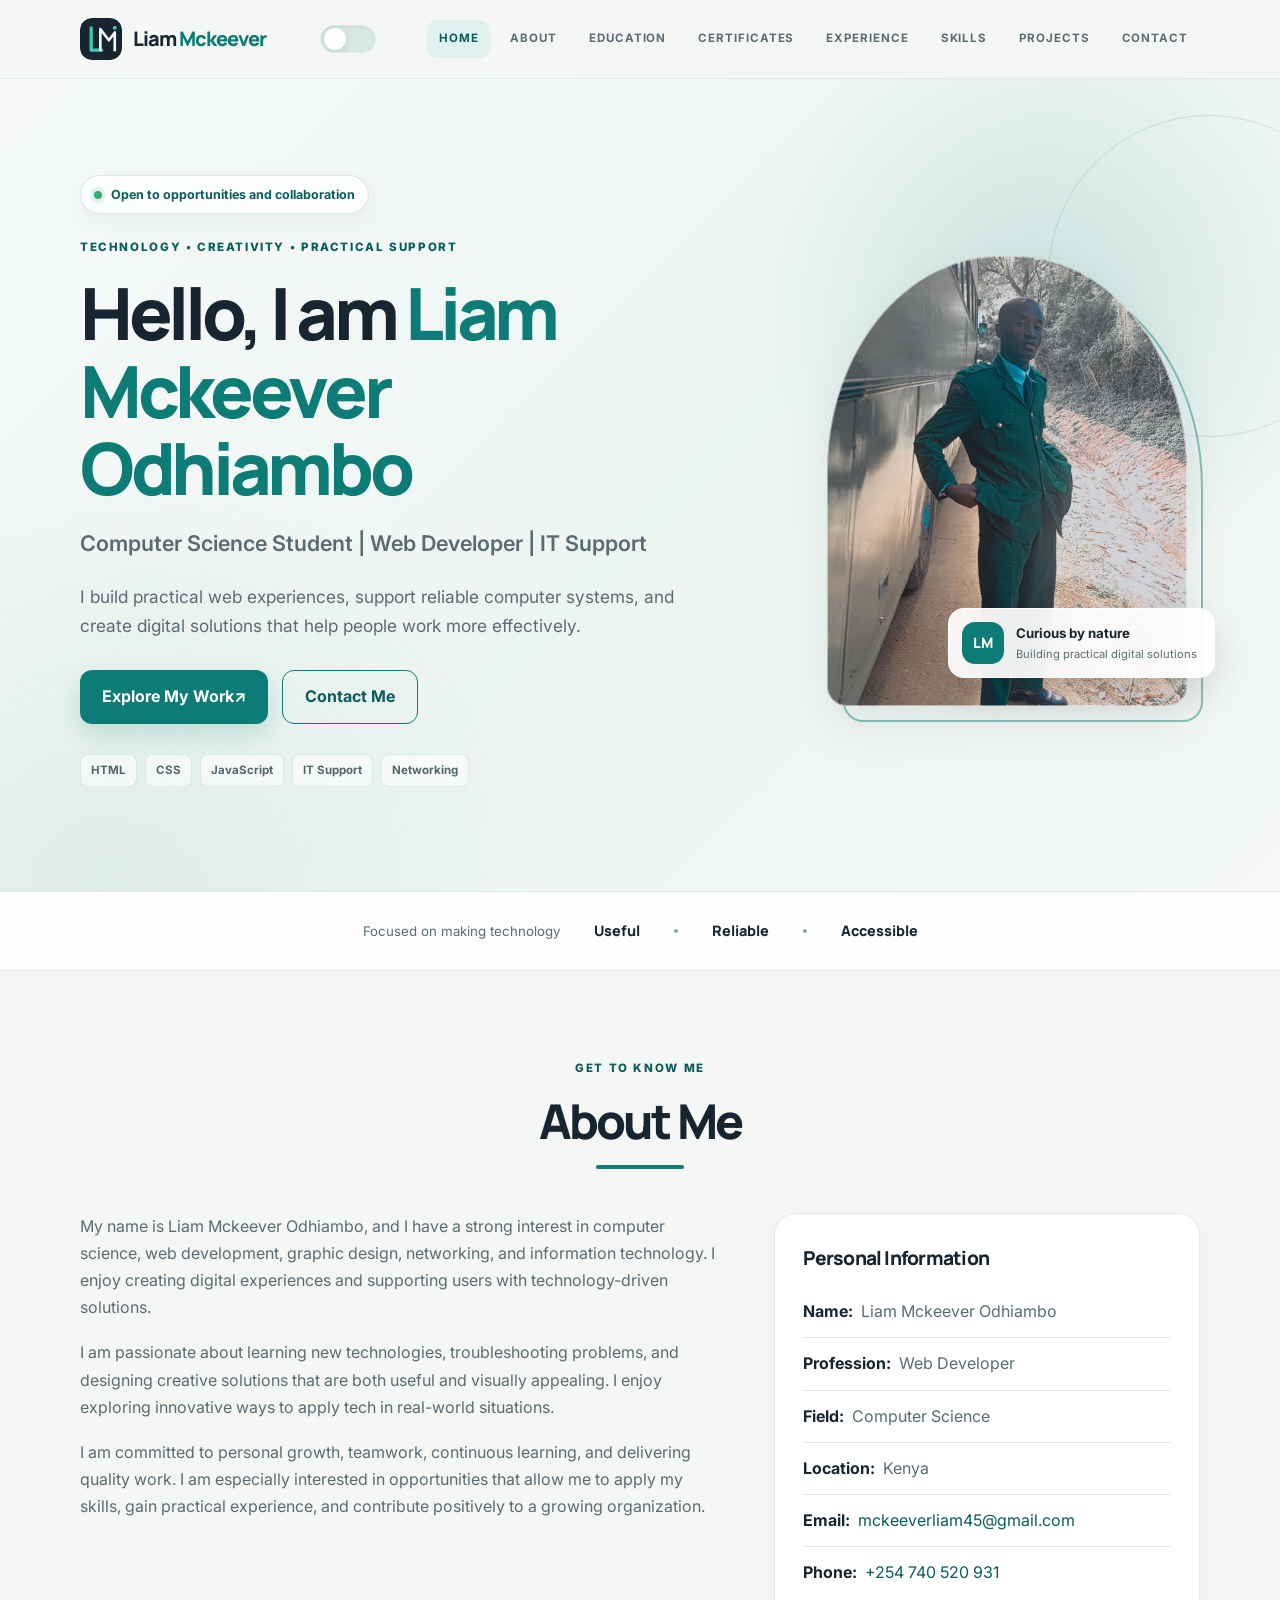
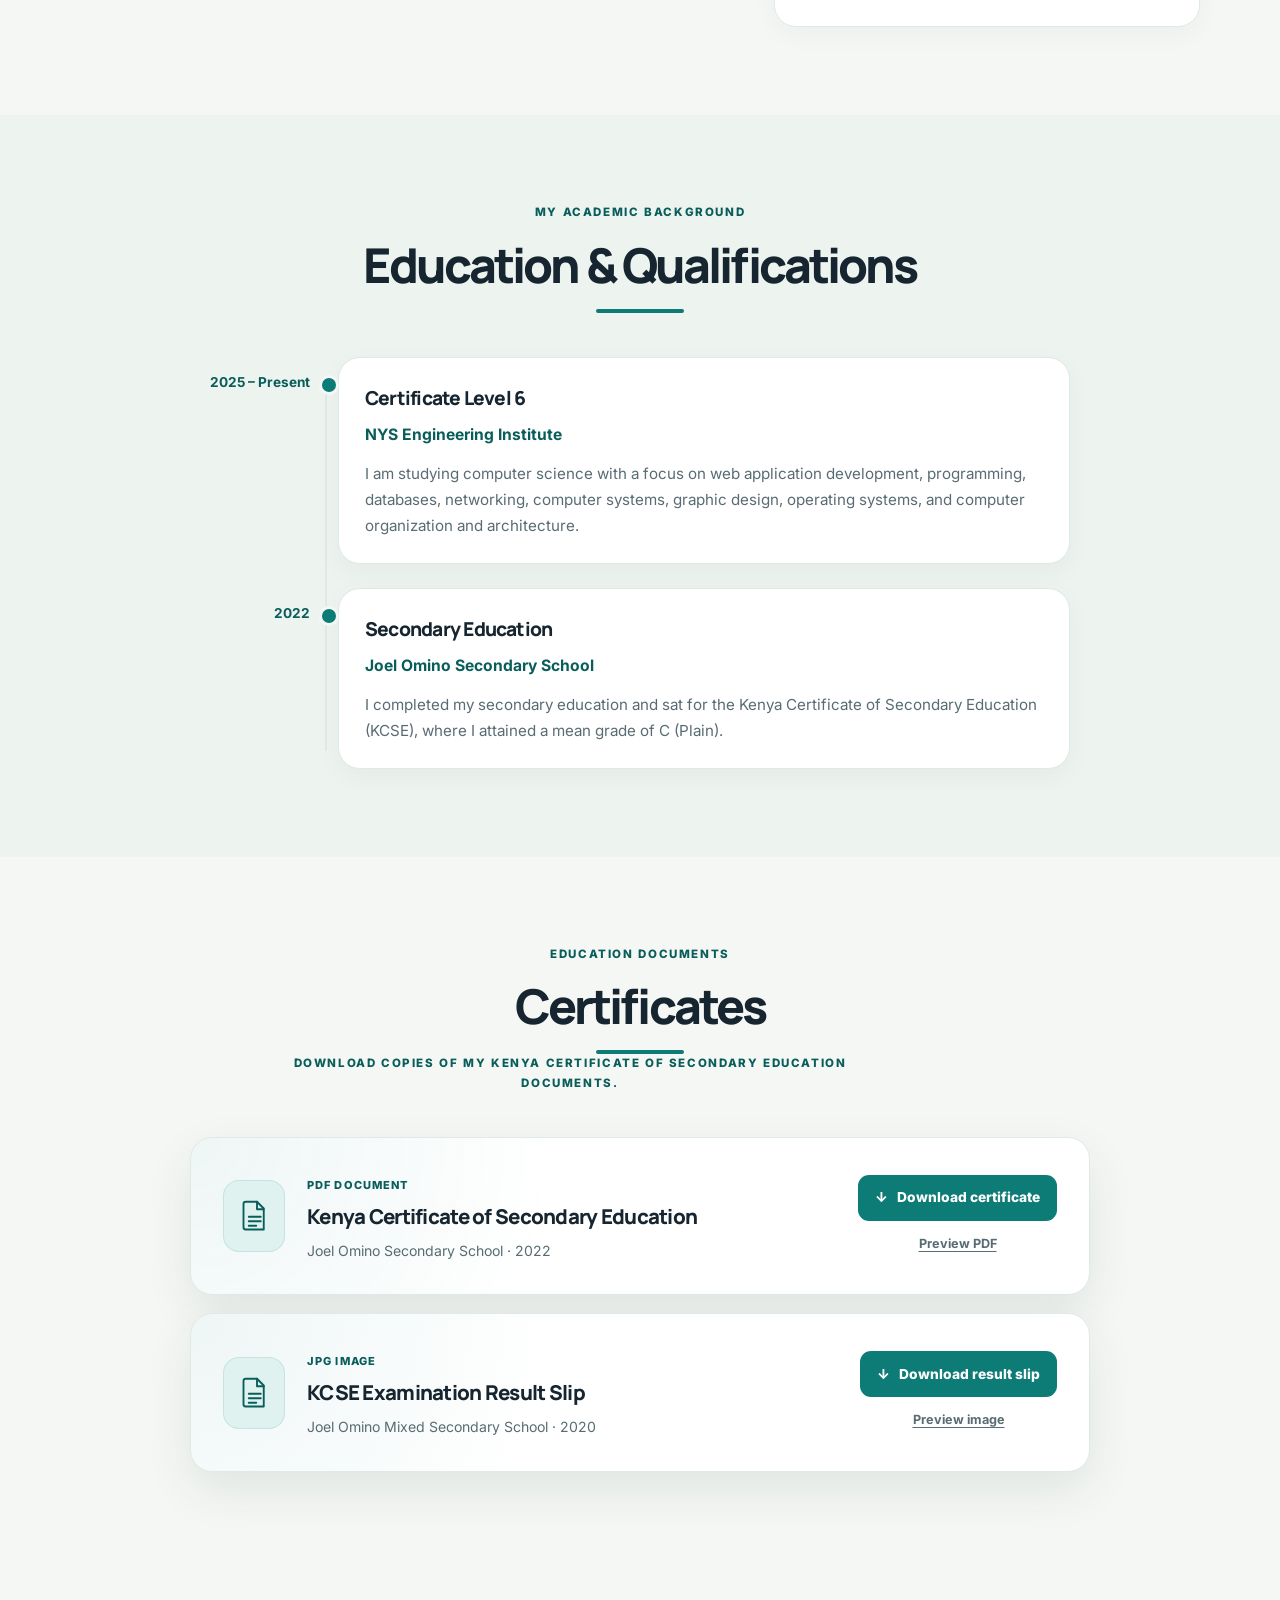
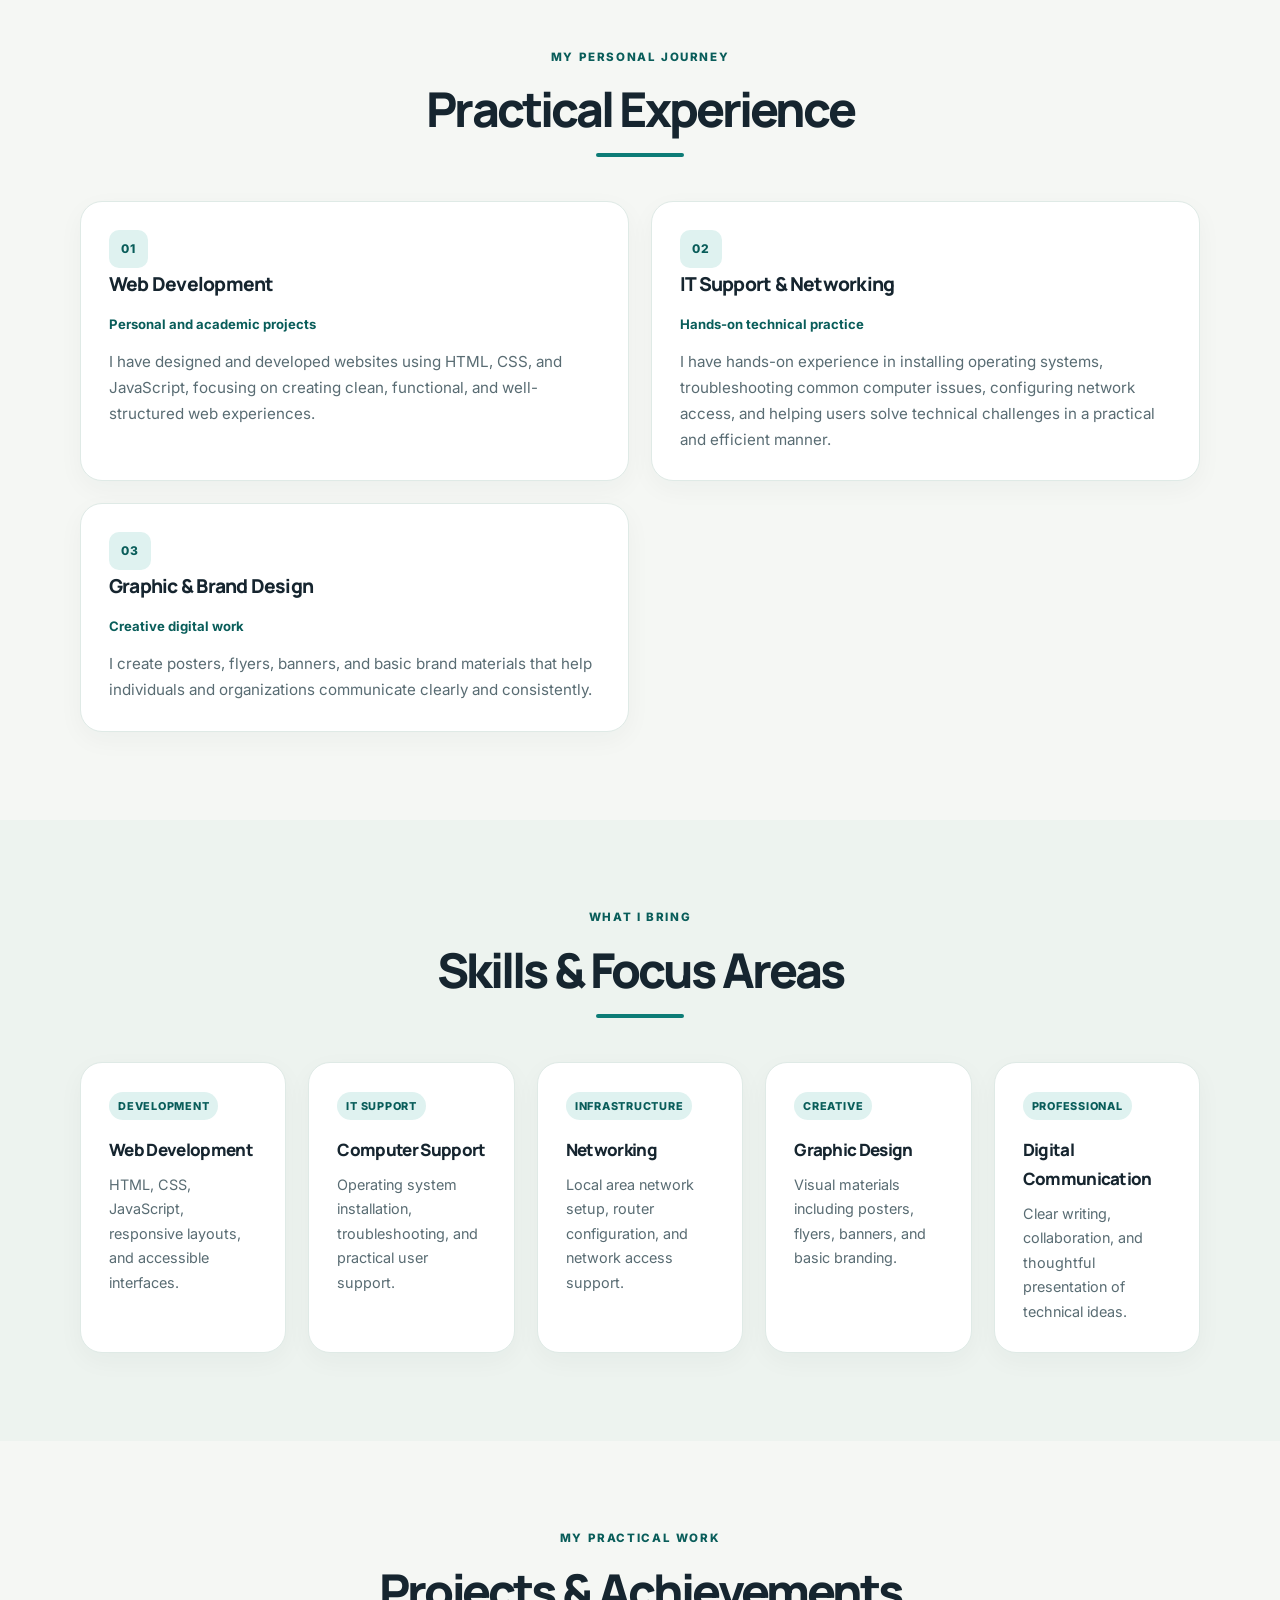
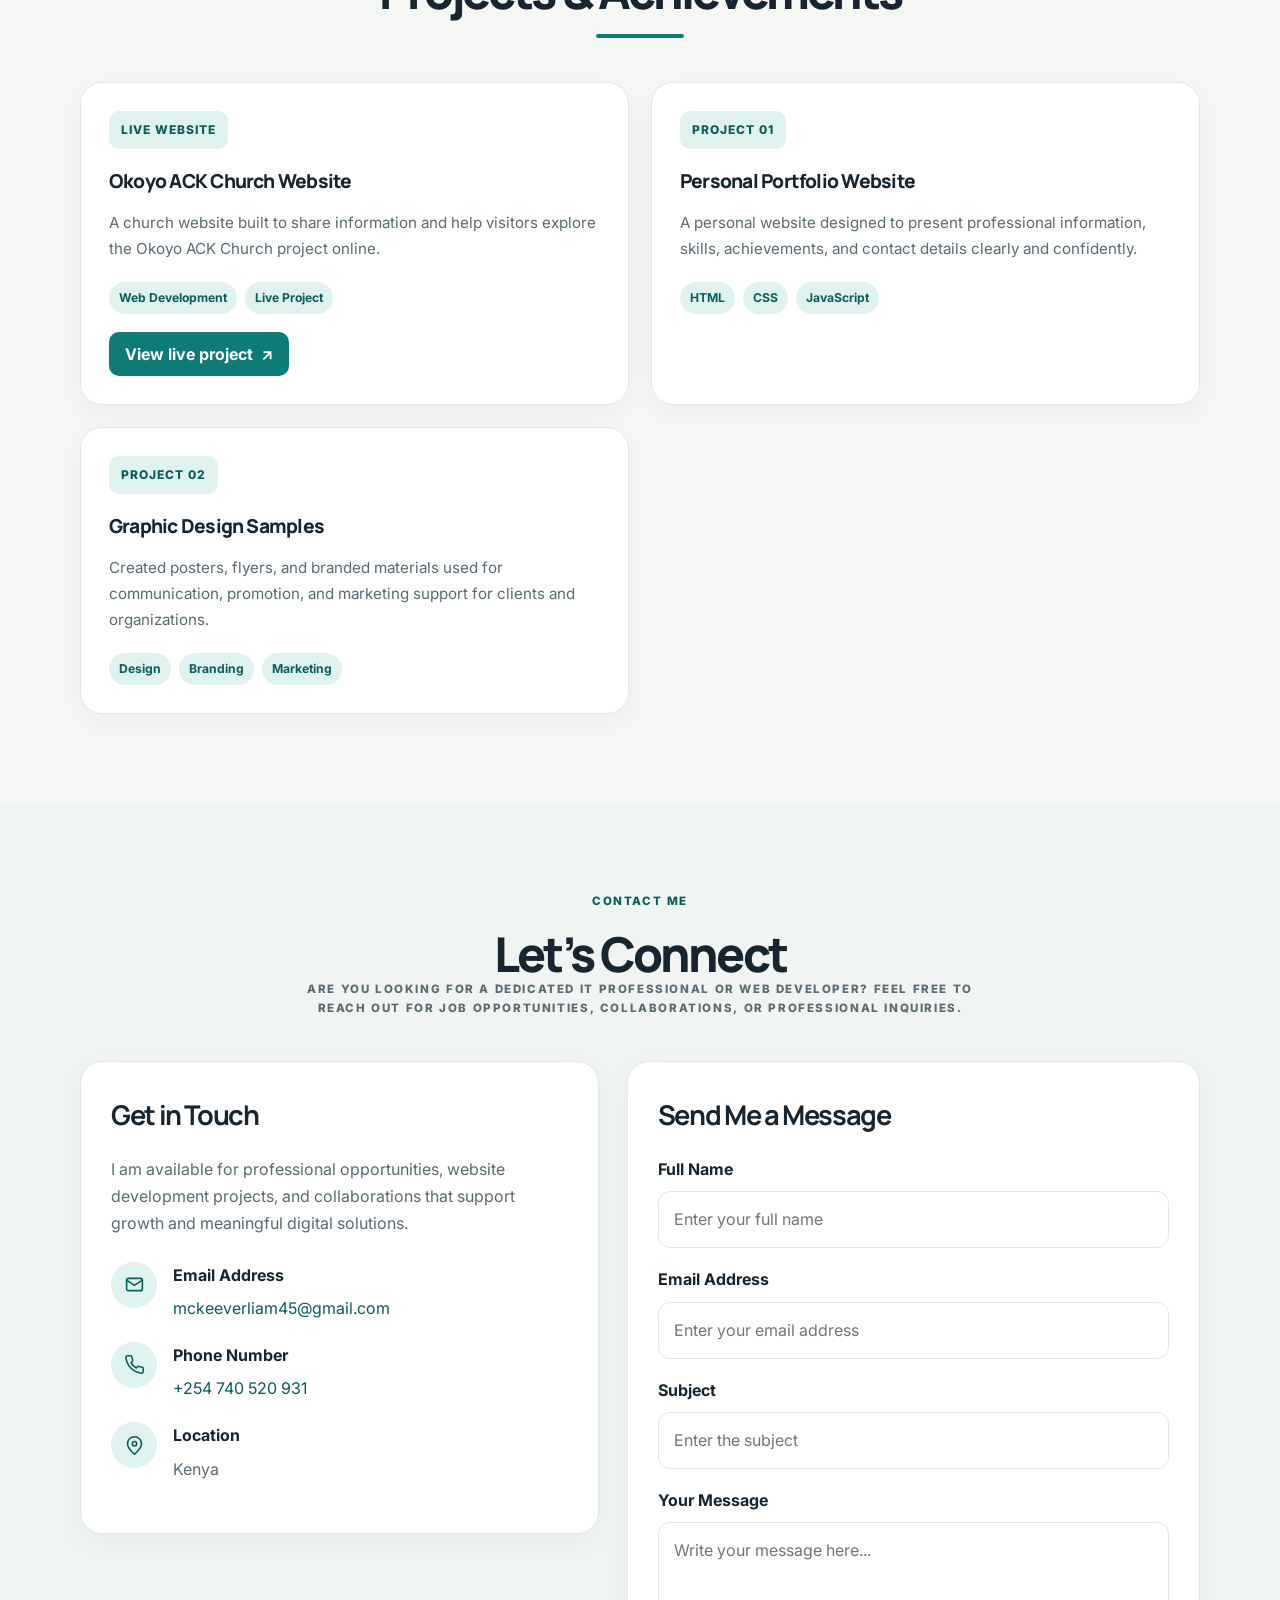
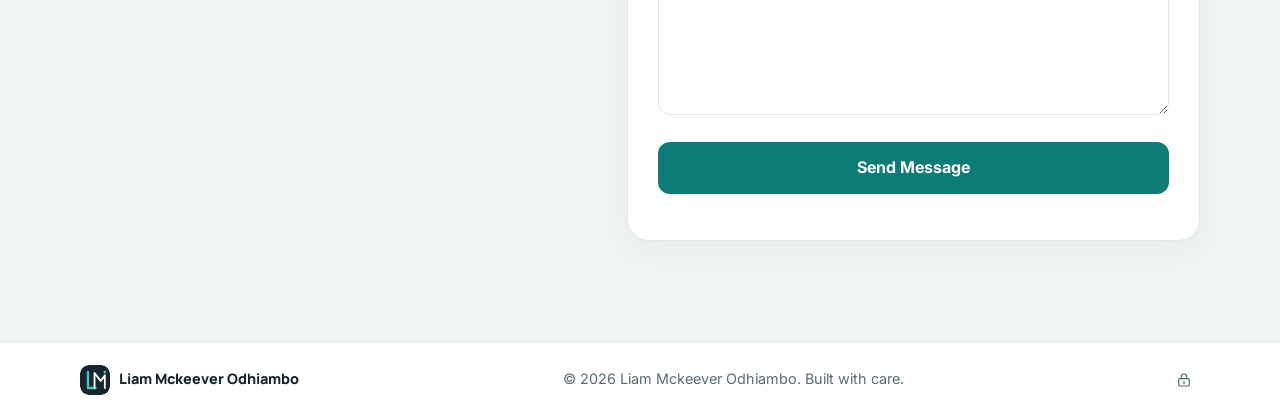
<file: liamPortfoloo/index/index.html>
<!DOCTYPE html>
<html lang="en">
  <head>
    <meta charset="UTF-8" />
    <meta name="viewport" content="width=device-width, initial-scale=1.0" />
    <meta
      name="description"
      content="Liam Mckeever Odhiambo is a computer science student, web developer, and IT support professional. Explore projects, experience, skills, and contact details."
    />
    <title>Liam Mckeever Odhiambo | Web Developer &amp; IT Support</title>
    <meta name="robots" content="index, follow" />
    <link rel="canonical" href="https://liamodiaga-cv-2d3y.onrender.com/" />
    <link rel="icon" type="image/svg+xml" href="../assets/liam-mark.svg" />
    <meta name="theme-color" content="#f5f7f4" />
    <meta property="og:type" content="website" />
    <meta property="og:site_name" content="Liam Mckeever Odhiambo" />
    <meta property="og:title" content="Liam Mckeever Odhiambo | Web Developer &amp; IT Support" />
    <meta
      property="og:description"
      content="Web development, IT support, networking, and creative digital work by Liam Mckeever Odhiambo."
    />
    <meta property="og:url" content="https://liamodiaga-cv-2d3y.onrender.com/" />
    <meta property="og:image" content="https://liamodiaga-cv-2d3y.onrender.com/images/professional.jpg" />
    <meta property="og:image:alt" content="Portrait of Liam Mckeever Odhiambo" />
    <meta name="twitter:card" content="summary_large_image" />
    <meta name="twitter:title" content="Liam Mckeever Odhiambo | Web Developer &amp; IT Support" />
    <meta
      name="twitter:description"
      content="Web development, IT support, networking, and creative digital work by Liam Mckeever Odhiambo."
    />
    <meta name="twitter:image" content="https://liamodiaga-cv-2d3y.onrender.com/images/professional.jpg" />
    <script type="application/ld+json">
      {
        "@context": "https://schema.org",
        "@type": "Person",
        "name": "Liam Mckeever Odhiambo",
        "url": "https://liamodiaga-cv-2d3y.onrender.com/",
        "image": "https://liamodiaga-cv-2d3y.onrender.com/images/professional.jpg",
        "description": "Computer science student, web developer, and IT support professional.",
        "jobTitle": ["Computer Science Student", "Web Developer", "IT Support"]
      }
    </script>
    <link rel="preconnect" href="https://fonts.googleapis.com" />
    <link rel="preconnect" href="https://fonts.gstatic.com" crossorigin />
    <link href="https://fonts.googleapis.com/css2?family=Manrope:wght@400;500;600;700;800&family=Inter:wght@400;500;600;700;800&display=swap" rel="stylesheet" />
    <link rel="stylesheet" href="styles.css" />
    <script>
      /* Apply saved theme before first paint — prevents flash */
      (function () {
        try {
          const saved = localStorage.getItem("liam_theme");
          const prefersDark = window.matchMedia("(prefers-color-scheme: dark)").matches;
          if (saved === "dark" || (!saved && prefersDark)) {
            document.documentElement.dataset.theme = "dark";
          }
        } catch (e) {}
      })();
    </script>
  </head>
  <body>
    <div class="scroll-progress" aria-hidden="true"><span></span></div>
    <a class="skip-link" href="#main-content">Skip to content</a>
    <header class="header">
      <div class="container nav-container">
        <a href="#home" class="logo" aria-label="Liam Mckeever Odhiambo — home">
          <img src="../assets/liam-mark.svg" alt="" aria-hidden="true" />
          <span class="logo-name">Liam <span>Mckeever</span></span>
        </a>

        <!-- Dark mode toggle -->
        <button
          class="theme-toggle"
          id="themeToggle"
          type="button"
          aria-label="Switch to dark mode"
          title="Toggle dark / light mode"
        >
          <span class="theme-toggle-track" aria-hidden="true">
            <span class="theme-toggle-icon theme-toggle-icon--sun">
              <svg width="14" height="14" viewBox="0 0 24 24" fill="none" stroke="currentColor" stroke-width="2.5" stroke-linecap="round"><circle cx="12" cy="12" r="5"/><line x1="12" y1="1" x2="12" y2="3"/><line x1="12" y1="21" x2="12" y2="23"/><line x1="4.22" y1="4.22" x2="5.64" y2="5.64"/><line x1="18.36" y1="18.36" x2="19.78" y2="19.78"/><line x1="1" y1="12" x2="3" y2="12"/><line x1="21" y1="12" x2="23" y2="12"/><line x1="4.22" y1="19.78" x2="5.64" y2="18.36"/><line x1="18.36" y1="5.64" x2="19.78" y2="4.22"/></svg>
            </span>
            <span class="theme-toggle-icon theme-toggle-icon--moon">
              <svg width="13" height="13" viewBox="0 0 24 24" fill="none" stroke="currentColor" stroke-width="2.5" stroke-linecap="round"><path d="M21 12.79A9 9 0 1 1 11.21 3 7 7 0 0 0 21 12.79z"/></svg>
            </span>
            <span class="theme-toggle-thumb"></span>
          </span>
        </button>

        <button
          class="nav-toggle"
          type="button"
          aria-label="Open navigation menu"
          aria-expanded="false"
          aria-controls="mainNavigation"
        >
          <span></span><span></span><span></span>
        </button>

        <nav class="site-nav" id="mainNavigation" aria-label="Main navigation">
          <ul class="nav-links">
            <li><a href="#home">Home</a></li>
            <li><a href="#about">About</a></li>
            <li><a href="#education">Education</a></li>
            <li><a href="#certificates">Certificates</a></li>
            <li><a href="#experience">Experience</a></li>
            <li><a href="#skills">Skills</a></li>
            <li><a href="#projects">Projects</a></li>
            <li><a href="#contact">Contact</a></li>
          </ul>
        </nav>
      </div>
    </header>

    <main id="main-content">
      <section id="home" class="hero">
        <div class="container hero-content">
          <div class="hero-text">
            <p class="availability"><span aria-hidden="true"></span> Open to opportunities and collaboration</p>
            <p class="eyebrow">Technology • creativity • practical support</p>
            <h1>Hello, I am <span>Liam Mckeever Odhiambo</span></h1>
            <h2>Computer Science Student | Web Developer | IT Support</h2>

            <p class="lead">
              I build practical web experiences, support reliable computer systems,
              and create digital solutions that help people work more effectively.
            </p>

            <div class="hero-buttons">
              <a href="#projects" class="btn btn-primary">Explore My Work <span aria-hidden="true">↗</span></a>
              <a href="#contact" class="btn btn-secondary">Contact Me</a>
            </div>
            <div class="hero-toolkit" aria-label="Technology and focus areas">
              <span>HTML</span><span>CSS</span><span>JavaScript</span><span>IT Support</span><span>Networking</span>
            </div>
          </div>

          <div class="hero-image-wrap">
            <div class="hero-image">
              <img src="../images/professional.jpg" alt="Portrait of Liam Mckeever Odhiambo" />
              <div class="portrait-caption">
                <span class="portrait-mark" aria-hidden="true">LM</span>
                <span><strong>Curious by nature</strong><small>Building practical digital solutions</small></span>
              </div>
            </div>
          </div>
        </div>
      </section>

      <section class="focus-band" aria-label="Areas of focus">
        <div class="container focus-band-inner">
          <p>Focused on making technology</p>
          <span>Useful</span><span class="focus-divider" aria-hidden="true"></span>
          <span>Reliable</span><span class="focus-divider" aria-hidden="true"></span>
          <span>Accessible</span>
        </div>
      </section>

      <section id="about" class="section">
        <div class="container">
          <div class="section-heading">
            <p class="eyebrow">Get to know me</p>
            <h2>About Me</h2>
            <div class="underline"></div>
          </div>

          <div class="about-content">
            <div class="about-text">
              <p>
                My name is Liam Mckeever Odhiambo, and I have a strong interest in
                computer science, web development, graphic design, networking, and
                information technology. I enjoy creating digital experiences and
                supporting users with technology-driven solutions.
              </p>

              <p>
                I am passionate about learning new technologies, troubleshooting
                problems, and designing creative solutions that are both useful and
                visually appealing. I enjoy exploring innovative ways to apply tech
                in real-world situations.
              </p>

              <p>
                I am committed to personal growth, teamwork, continuous learning,
                and delivering quality work. I am especially interested in
                opportunities that allow me to apply my skills, gain practical
                experience, and contribute positively to a growing organization.
              </p>
            </div>

            <div class="personal-details">
              <h3>Personal Information</h3>

              <p><strong>Name:</strong> Liam Mckeever Odhiambo</p>
              <p><strong>Profession:</strong> Web Developer</p>
              <p><strong>Field:</strong> Computer Science</p>
              <p><strong>Location:</strong> Kenya</p>
              <p>
                <strong>Email:</strong>
                <a href="mailto:mckeeverliam45@gmail.com">mckeeverliam45@gmail.com</a>
              </p>
              <p>
                <strong>Phone:</strong>
                <a href="tel:+254740520931">+254 740 520 931</a>
              </p>
            </div>
          </div>
        </div>
      </section>

      <section id="education" class="section section-alt">
        <div class="container">
          <div class="section-heading">
            <p class="eyebrow">My academic background</p>
            <h2>Education &amp; Qualifications</h2>
            <div class="underline"></div>
          </div>

          <div class="timeline">
            <div class="timeline-item">
              <div class="timeline-date">2025 – Present</div>

              <div class="timeline-content">
                <h3>Certificate Level 6</h3>
                <h4>NYS Engineering Institute</h4>
                <p>
                  I am studying computer science with a focus on web application
                  development, programming, databases, networking, computer systems,
                  graphic design, operating systems, and computer organization and
                  architecture.
                </p>
              </div>
            </div>

            <div class="timeline-item">
              <div class="timeline-date">2022</div>

              <div class="timeline-content">
                <h3>Secondary Education</h3>
                <h4>Joel Omino Secondary School</h4>
                <p>
                  I completed my secondary education and sat for the Kenya
                  Certificate of Secondary Education (KCSE), where I attained a mean
                  grade of C (Plain).
                </p>
              </div>
            </div>
          </div>
        </div>
      </section>

      <section id="certificates" class="section">
        <div class="container">
          <div class="section-heading">
            <p class="eyebrow">Education documents</p>
            <h2>Certificates</h2>
            <div class="underline"></div>
            <p class="section-intro">
              Download copies of my Kenya Certificate of Secondary Education documents.
            </p>
          </div>

          <div class="certificate-list">
            <article class="certificate-card">
              <div class="certificate-icon" aria-hidden="true">
                <svg viewBox="0 0 48 48" fill="none">
                  <path d="M13 5h15l9 9v28H13a3 3 0 0 1-3-3V8a3 3 0 0 1 3-3Z" stroke="currentColor" stroke-width="2.5" stroke-linejoin="round" />
                  <path d="M28 5v10h9M17 25h16M17 31h16M17 37h10" stroke="currentColor" stroke-width="2.5" stroke-linecap="round" stroke-linejoin="round" />
                </svg>
              </div>
              <div class="certificate-details">
                <span class="certificate-label">PDF document</span>
                <h3>Kenya Certificate of Secondary Education</h3>
                <p>Joel Omino Secondary School · 2022</p>
              </div>
              <div class="certificate-actions">
                <a
                  class="certificate-download"
                  href="../documents/JOEL%20KCSE%20CERT.pdf"
                  download="Liam-Mckeever-Odhiambo-KCSE-Certificate.pdf"
                >
                  <span aria-hidden="true">↓</span> Download certificate
                </a>
                <a
                  class="certificate-preview"
                  href="../documents/JOEL%20KCSE%20CERT.pdf"
                  target="_blank"
                  rel="noopener noreferrer"
                >Preview PDF</a>
              </div>
            </article>
            <article class="certificate-card">
              <div class="certificate-icon" aria-hidden="true">
                <svg viewBox="0 0 48 48" fill="none">
                  <path d="M13 5h15l9 9v28H13a3 3 0 0 1-3-3V8a3 3 0 0 1 3-3Z" stroke="currentColor" stroke-width="2.5" stroke-linejoin="round" />
                  <path d="M28 5v10h9M17 25h16M17 31h16M17 37h10" stroke="currentColor" stroke-width="2.5" stroke-linecap="round" stroke-linejoin="round" />
                </svg>
              </div>
              <div class="certificate-details">
                <span class="certificate-label">JPG image</span>
                <h3>KCSE Examination Result Slip</h3>
                <p>Joel Omino Mixed Secondary School · 2020</p>
              </div>
              <div class="certificate-actions">
                <a
                  class="certificate-download"
                  href="../documents/WPS_edit20250319073129_mode-1_rotation180_shape85058832.jpg"
                  download="Liam-Mckeever-Odhiambo-KCSE-Result-Slip.jpg"
                >
                  <span aria-hidden="true">↓</span> Download result slip
                </a>
                <a
                  class="certificate-preview"
                  href="../documents/WPS_edit20250319073129_mode-1_rotation180_shape85058832.jpg"
                  target="_blank"
                  rel="noopener noreferrer"
                >Preview image</a>
              </div>
            </article>
          </div>
        </div>
      </section>

      <section id="experience" class="section">
        <div class="container">
          <div class="section-heading">
            <p class="eyebrow">My personal journey</p>
            <h2>Practical Experience</h2>
            <div class="underline"></div>
          </div>

          <div class="experience-grid">
            <article class="card">
              <div class="card-icon">01</div>
              <h3>Web Development</h3>
              <p class="date">Personal and academic projects</p>
              <p>
                I have designed and developed websites using HTML, CSS, and
                JavaScript, focusing on creating clean, functional, and well-structured
                web experiences.
              </p>
            </article>

            <article class="card">
              <div class="card-icon">02</div>
              <h3>IT Support &amp; Networking</h3>
              <p class="date">Hands-on technical practice</p>
              <p>
                I have hands-on experience in installing operating systems,
                troubleshooting common computer issues, configuring network access,
                and helping users solve technical challenges in a practical and
                efficient manner.
              </p>
            </article>

            <article class="card">
              <div class="card-icon">03</div>
              <h3>Graphic &amp; Brand Design</h3>
              <p class="date">Creative digital work</p>
              <p>
                I create posters, flyers, banners, and basic brand materials that
                help individuals and organizations communicate clearly and
                consistently.
              </p>
            </article>
          </div>
        </div>
      </section>

      <section id="skills" class="section section-alt">
        <div class="container">
          <div class="section-heading">
            <p class="eyebrow">What I bring</p>
            <h2>Skills &amp; Focus Areas</h2>
            <div class="underline"></div>
          </div>

          <div class="skills-grid">
            <article class="skill-box"><span class="skill-category">Development</span><h3>Web Development</h3><p>HTML, CSS, JavaScript, responsive layouts, and accessible interfaces.</p></article>
            <article class="skill-box"><span class="skill-category">IT Support</span><h3>Computer Support</h3><p>Operating system installation, troubleshooting, and practical user support.</p></article>
            <article class="skill-box"><span class="skill-category">Infrastructure</span><h3>Networking</h3><p>Local area network setup, router configuration, and network access support.</p></article>
            <article class="skill-box"><span class="skill-category">Creative</span><h3>Graphic Design</h3><p>Visual materials including posters, flyers, banners, and basic branding.</p></article>
            <article class="skill-box"><span class="skill-category">Professional</span><h3>Digital Communication</h3><p>Clear writing, collaboration, and thoughtful presentation of technical ideas.</p></article>
          </div>
        </div>
      </section>

      <section id="projects" class="section">
        <div class="container">
          <div class="section-heading">
            <p class="eyebrow">My practical work</p>
            <h2>Projects &amp; Achievements</h2>
            <div class="underline"></div>
          </div>

          <div class="projects-grid">
            <article class="project-card persistent-project" data-project-url="https://okoyo-ack-church.onrender.com/">
              <div class="project-number">Live website</div>
              <h3>Okoyo ACK Church Website</h3>
              <p>
                A church website built to share information and help visitors
                explore the Okoyo ACK Church project online.
              </p>
              <div class="tags">
                <span>Web Development</span>
                <span>Live Project</span>
              </div>
              <a
                class="project-link-button"
                href="https://okoyo-ack-church.onrender.com/"
                target="_blank"
                rel="noopener noreferrer"
                aria-label="View the Okoyo ACK Church website (opens in a new tab)"
              >View live project <span aria-hidden="true">↗</span></a>
            </article>

            <article class="project-card">
              <div class="project-number">Project 01</div>
              <h3>Personal Portfolio Website</h3>
              <p>
                A personal website designed to present professional information,
                skills, achievements, and contact details clearly and confidently.
              </p>
              <div class="tags">
                <span>HTML</span>
                <span>CSS</span>
                <span>JavaScript</span>
              </div>
            </article>

            <article class="project-card">
              <div class="project-number">Project 02</div>
              <h3>Graphic Design Samples</h3>
              <p>
                Created posters, flyers, and branded materials used for communication,
                promotion, and marketing support for clients and organizations.
              </p>
              <div class="tags">
                <span>Design</span>
                <span>Branding</span>
                <span>Marketing</span>
              </div>
            </article>
          </div>
        </div>
      </section>
      <section id="contact" class="contact-section">
      <div class="container contact-container">
        <div class="section-heading contact-heading">
          <p class="eyebrow">Contact me</p>
          <h2>Let’s Connect</h2>
          <p>
            Are you looking for a dedicated IT professional or web developer? Feel
            free to reach out for job opportunities, collaborations, or professional
            inquiries.
          </p>
        </div>

        <div class="contact-content">
          <div class="contact-info">
            <h3>Get in Touch</h3>
            <p>
              I am available for professional opportunities, website development
              projects, and collaborations that support growth and meaningful
              digital solutions.
            </p>

            <div class="contact-item">
              <span class="contact-icon" aria-hidden="true">
                <svg viewBox="0 0 24 24" fill="none" stroke="currentColor" stroke-width="1.8" stroke-linecap="round" stroke-linejoin="round">
                  <rect x="3" y="5" width="18" height="14" rx="2"></rect>
                  <path d="m3 7 9 6 9-6"></path>
                </svg>
              </span>
              <div>
                <h4>Email Address</h4>
                <p>
                  <a href="mailto:mckeeverliam45@gmail.com">mckeeverliam45@gmail.com</a>
                </p>
              </div>
            </div>

            <div class="contact-item">
              <span class="contact-icon" aria-hidden="true">
                <svg viewBox="0 0 24 24" fill="none" stroke="currentColor" stroke-width="1.8" stroke-linecap="round" stroke-linejoin="round">
                  <path d="M22 16.9v3a2 2 0 0 1-2.2 2 19.8 19.8 0 0 1-8.6-3.1 19.4 19.4 0 0 1-6-6A19.8 19.8 0 0 1 2.1 4.2 2 2 0 0 1 4.1 2h3a2 2 0 0 1 2 1.7c.1 1 .4 2 .7 2.9a2 2 0 0 1-.5 2.1L8 10a16 16 0 0 0 6 6l1.3-1.3a2 2 0 0 1 2.1-.5c.9.3 1.9.6 2.9.7a2 2 0 0 1 1.7 2Z"></path>
                </svg>
              </span>
              <div>
                <h4>Phone Number</h4>
                <p>
                  <a href="tel:+254740520931">+254 740 520 931</a>
                </p>
              </div>
            </div>

            <div class="contact-item">
              <span class="contact-icon" aria-hidden="true">
                <svg viewBox="0 0 24 24" fill="none" stroke="currentColor" stroke-width="1.8" stroke-linecap="round" stroke-linejoin="round">
                  <path d="M20 10c0 5-8 12-8 12S4 15 4 10a8 8 0 1 1 16 0Z"></path>
                  <circle cx="12" cy="10" r="2.5"></circle>
                </svg>
              </span>
              <div>
                <h4>Location</h4>
                <p>Kenya</p>
              </div>
            </div>

          </div>

          <div class="contact-form-container">
            <h3>Send Me a Message</h3>

            <form id="contactForm" action="../backend/contact.php" method="post">
              <div class="form-group">
                <label for="name">Full Name</label>
                <input type="text" id="name" name="name" autocomplete="name" maxlength="100" placeholder="Enter your full name" required />
              </div>

              <div class="form-group">
                <label for="email">Email Address</label>
                <input type="email" id="email" name="email" autocomplete="email" maxlength="150" placeholder="Enter your email address" required />
              </div>

              <div class="form-group">
                <label for="subject">Subject</label>
                <input type="text" id="subject" name="subject" maxlength="200" placeholder="Enter the subject" required />
              </div>

              <div class="form-group">
                <label for="message">Your Message</label>
                <textarea id="message" name="message" rows="6" maxlength="5000" placeholder="Write your message here..." required></textarea>
              </div>

              <button type="submit" class="contact-btn">Send Message</button>
              <p id="formStatus" role="status" aria-live="polite"></p>
            </form>
          </div>
        </div>
      </div>
      </section>
    </main>

    <footer class="site-footer">
      <div class="container">
        <a href="#home" class="footer-brand" aria-label="Liam Mckeever Odhiambo — back to top">
          <img src="../assets/liam-mark.svg" alt="" aria-hidden="true" />
          <span>Liam Mckeever Odhiambo</span>
        </a>
        <p>&copy; <span id="currentYear">2026</span> Liam Mckeever Odhiambo. Built with care.</p>
        <a class="footer-admin-link" href="admin.html" aria-label="Admin sign-in" title="Admin sign-in">
          <svg viewBox="0 0 24 24" fill="none" stroke="currentColor" stroke-width="1.8" stroke-linecap="round" stroke-linejoin="round" aria-hidden="true" focusable="false">
            <rect x="4" y="10" width="16" height="11" rx="2" />
            <path d="M8 10V7a4 4 0 0 1 8 0v3M12 14v3" />
          </svg>
        </a>
      </div>
    </footer>
    <a class="back-to-top" href="#home" aria-label="Back to top">
      <span aria-hidden="true">↑</span>
    </a>
    <script src="../js/portfolio-content.js" defer></script>
    <script src="../js/contact.js" defer></script>
  </body>
</html>
</file>
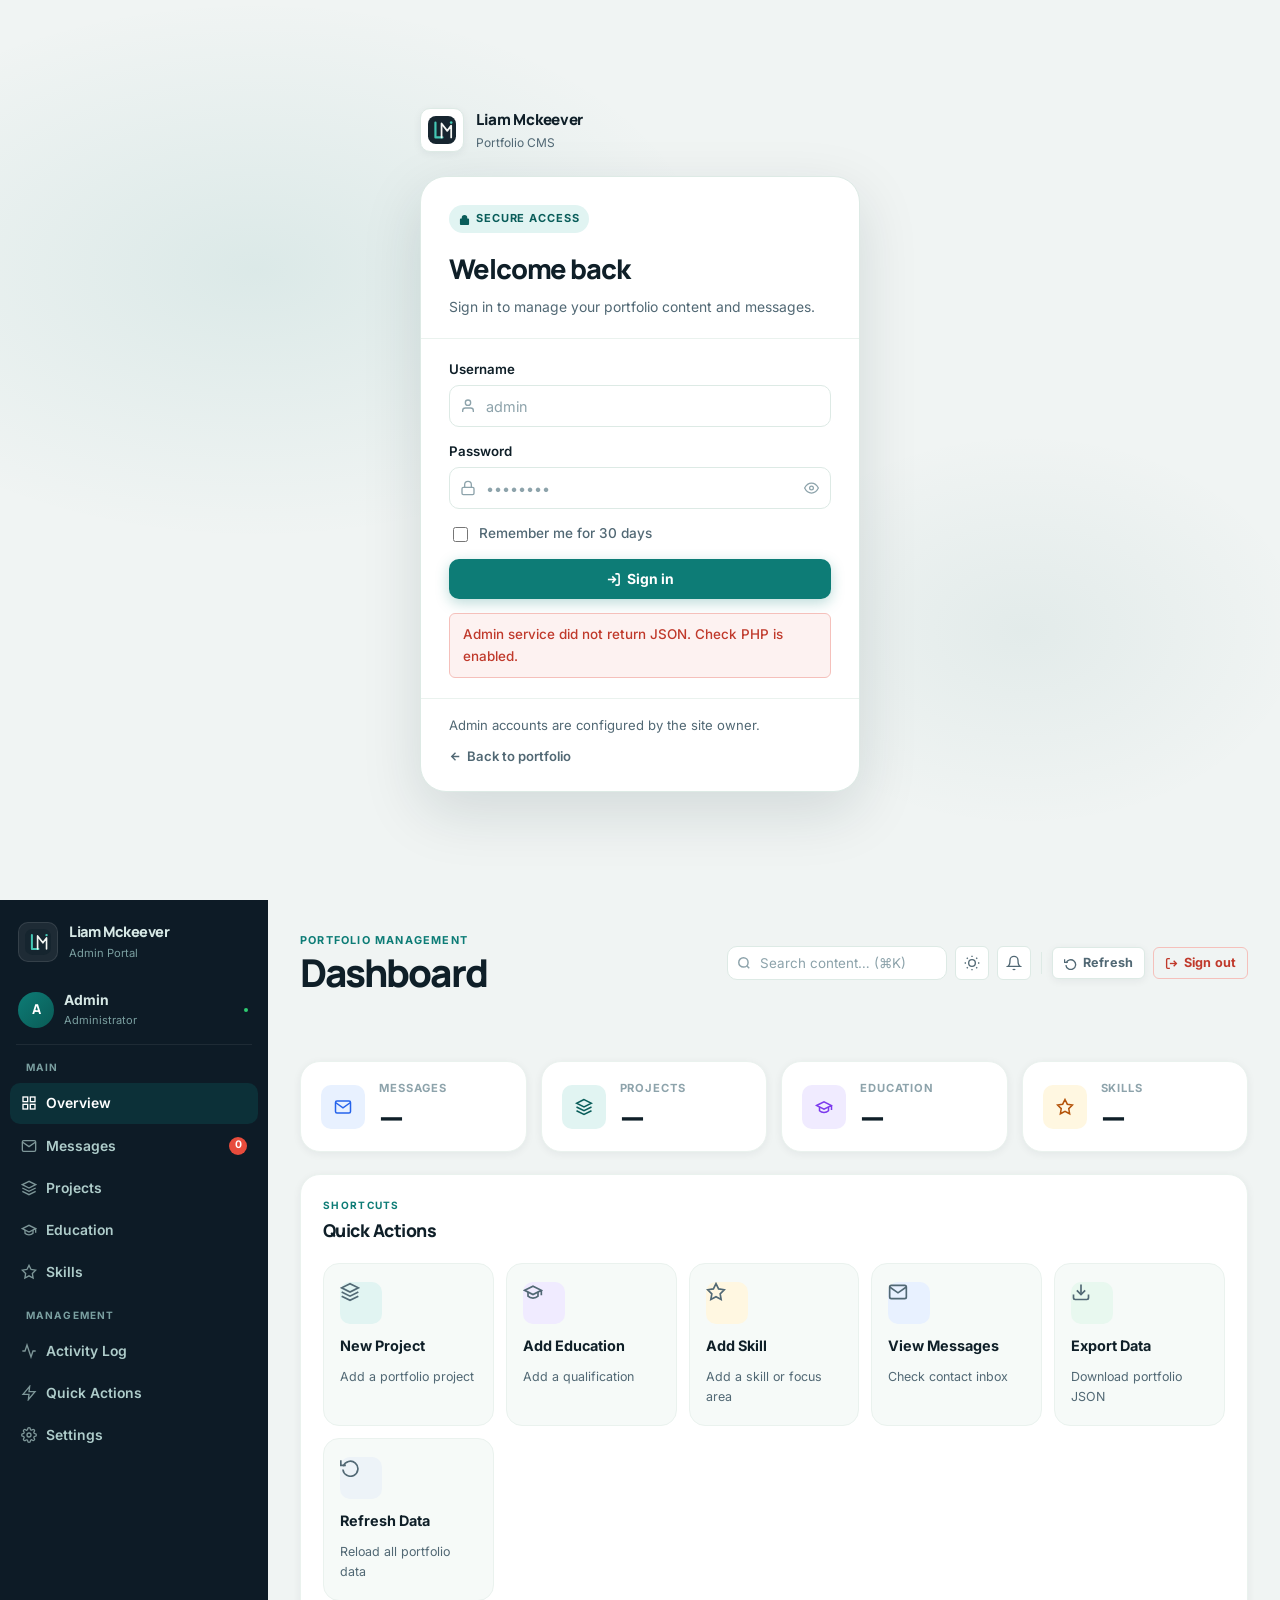
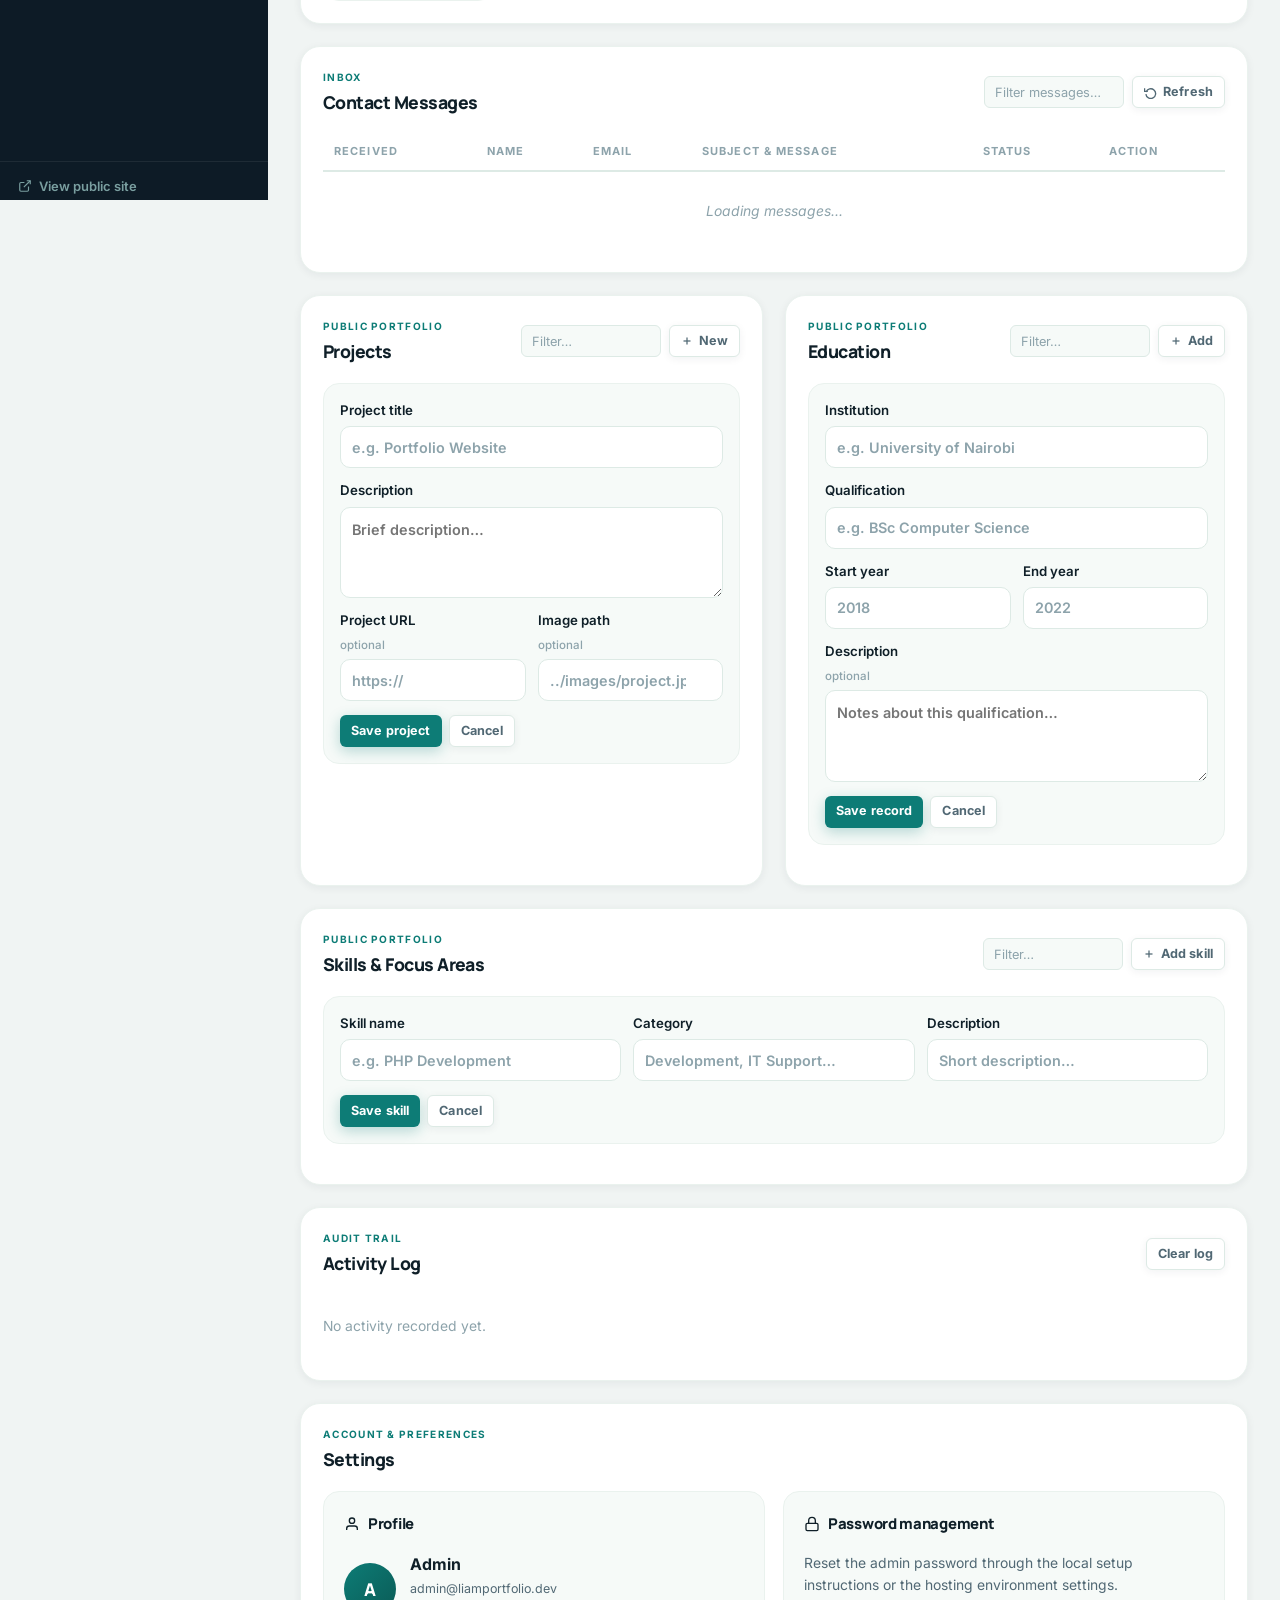
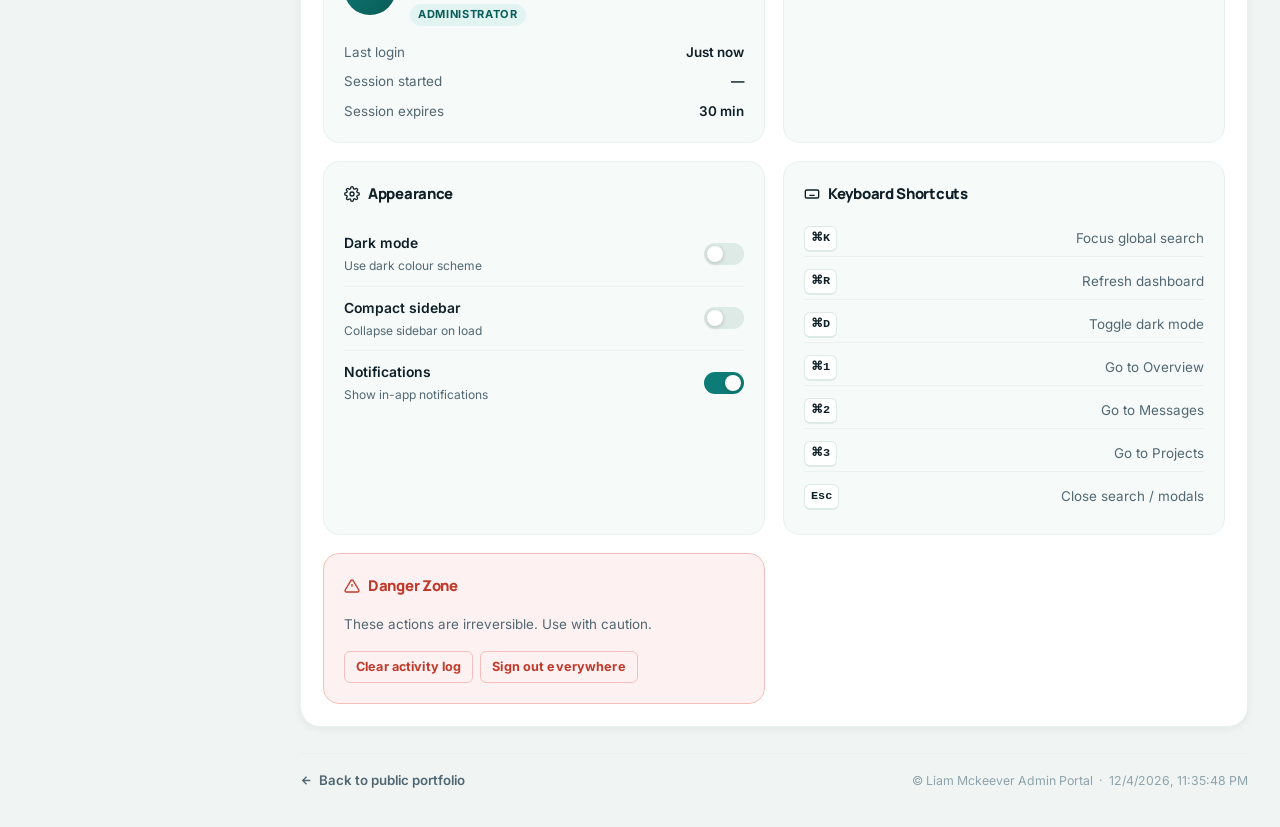
<file: liamPortfoloo/index/admin.html>
<!DOCTYPE html>
<html lang="en" data-theme="light">
  <head>
    <meta charset="UTF-8" />
    <meta name="viewport" content="width=device-width, initial-scale=1.0" />
    <meta name="robots" content="noindex, nofollow" />
    <title>Admin Dashboard · Liam Mckeever</title>
    <link rel="icon" type="image/svg+xml" href="../assets/liam-mark.svg" />
    <link rel="preconnect" href="https://fonts.googleapis.com" />
    <link rel="preconnect" href="https://fonts.gstatic.com" crossorigin />
    <link href="https://fonts.googleapis.com/css2?family=Inter:wght@400;500;600;700&family=Manrope:wght@700;800&display=swap" rel="stylesheet" />
    <link rel="stylesheet" href="admin.css" />
  </head>
  <body class="admin-body">

    <!-- ══════════════════════════════════════════════
         LOGIN PANEL
    ══════════════════════════════════════════════ -->
    <main class="admin-auth" id="loginPanel">
      <div class="auth-bg-shape" aria-hidden="true"></div>

      <div class="auth-wrapper">
        <a class="auth-brand" href="index.html" aria-label="Back to portfolio">
          <span class="auth-brand-mark">
            <img src="../assets/liam-mark.svg" alt="" width="28" height="28" />
          </span>
          <span class="auth-brand-text">
            <strong>Liam Mckeever</strong>
            <small>Portfolio CMS</small>
          </span>
        </a>

        <section class="auth-card" aria-labelledby="loginTitle">
          <header class="auth-card-header">
            <span class="auth-badge">
              <svg width="11" height="11" viewBox="0 0 12 12" fill="currentColor" aria-hidden="true"><path d="M6 1a3 3 0 0 1 3 3v1H3V4a3 3 0 0 1 3-3zm4 4H2a1 1 0 0 0-1 1v5a1 1 0 0 0 1 1h8a1 1 0 0 0 1-1V6a1 1 0 0 0-1-1z"/></svg>
              Secure access
            </span>
            <h1 id="loginTitle">Welcome back</h1>
            <p class="auth-card-desc">Sign in to manage your portfolio content and messages.</p>
          </header>

          <form id="loginForm" class="auth-form" novalidate>
            <div class="field-group">
              <label class="field-label" for="username">Username</label>
              <div class="field-wrap">
                <svg class="field-icon" width="16" height="16" viewBox="0 0 24 24" fill="none" stroke="currentColor" stroke-width="2" aria-hidden="true"><path d="M20 21v-2a4 4 0 0 0-4-4H8a4 4 0 0 0-4 4v2"/><circle cx="12" cy="7" r="4"/></svg>
                <input id="username" class="field-input" name="username" type="text" autocomplete="username" maxlength="50" placeholder="admin" required />
              </div>
            </div>

            <div class="field-group">
              <label class="field-label" for="password">Password</label>
              <div class="field-wrap">
                <svg class="field-icon" width="16" height="16" viewBox="0 0 24 24" fill="none" stroke="currentColor" stroke-width="2" aria-hidden="true"><rect x="3" y="11" width="18" height="11" rx="2"/><path d="M7 11V7a5 5 0 0 1 10 0v4"/></svg>
                <input id="password" class="field-input" name="password" type="password" autocomplete="current-password" placeholder="••••••••" required />
                <button class="pw-toggle" type="button" aria-label="Show password" id="pwToggle">
                  <svg width="15" height="15" viewBox="0 0 24 24" fill="none" stroke="currentColor" stroke-width="2" aria-hidden="true"><path d="M1 12s4-8 11-8 11 8 11 8-4 8-11 8-11-8-11-8z"/><circle cx="12" cy="12" r="3"/></svg>
                </button>
              </div>
            </div>

            <label class="remember-row">
              <input type="checkbox" id="rememberMe" />
              <span>Remember me for 30 days</span>
            </label>

            <button class="btn-primary btn-full" type="submit" id="loginSubmit">
              <svg width="15" height="15" viewBox="0 0 24 24" fill="none" stroke="currentColor" stroke-width="2.5" aria-hidden="true"><path d="M15 3h4a2 2 0 0 1 2 2v14a2 2 0 0 1-2 2h-4"/><polyline points="10 17 15 12 10 7"/><line x1="15" y1="12" x2="3" y2="12"/></svg>
              Sign in
            </button>

            <p class="admin-notice" id="loginStatus" role="status" aria-live="polite"></p>
          </form>

          <footer class="auth-card-footer">
            <p class="auth-setup-note">Admin accounts are configured by the site owner.</p>
            <a class="auth-back-link" href="index.html">
              <svg width="13" height="13" viewBox="0 0 24 24" fill="none" stroke="currentColor" stroke-width="2.5" aria-hidden="true"><path d="M19 12H5M12 19l-7-7 7-7"/></svg>
              Back to portfolio
            </a>
          </footer>
        </section>
      </div>
    </main>

    <!-- ══════════════════════════════════════════════
         DASHBOARD SHELL
    ══════════════════════════════════════════════ -->
    <div class="admin-shell" id="dashboard" hidden>

      <!-- ── SIDEBAR ─────────────────────────────── -->
      <aside class="admin-sidebar" id="adminSidebar" role="complementary" aria-label="Admin navigation">

        <div class="sidebar-top">
          <a class="sidebar-brand" href="index.html">
            <span class="sidebar-brand-mark">
              <img src="../assets/liam-mark.svg" alt="" width="26" height="26" />
            </span>
            <span class="sidebar-brand-text">
              <strong>Liam Mckeever</strong>
              <small>Admin Portal</small>
            </span>
          </a>

          <!-- Mobile close -->
          <button class="sidebar-close" id="sidebarClose" type="button" aria-label="Close sidebar">
            <svg width="18" height="18" viewBox="0 0 24 24" fill="none" stroke="currentColor" stroke-width="2.5"><line x1="18" y1="6" x2="6" y2="18"/><line x1="6" y1="6" x2="18" y2="18"/></svg>
          </button>
        </div>

        <!-- Admin avatar / greeting -->
        <div class="sidebar-user">
          <div class="sidebar-avatar" id="sidebarAvatar">A</div>
          <div>
            <div class="sidebar-username" id="sidebarUsername">Admin</div>
            <div class="sidebar-role">Administrator</div>
          </div>
          <div class="sidebar-status-dot" title="Online"></div>
        </div>

        <div class="sidebar-divider"></div>

        <nav class="admin-nav" aria-label="Admin sections">
          <p class="nav-section-label">Main</p>
          <a class="nav-link active" href="#overview" data-section="overview">
            <svg class="nav-icon" width="16" height="16" viewBox="0 0 24 24" fill="none" stroke="currentColor" stroke-width="2"><rect x="3" y="3" width="7" height="7"/><rect x="14" y="3" width="7" height="7"/><rect x="14" y="14" width="7" height="7"/><rect x="3" y="14" width="7" height="7"/></svg>
            Overview
          </a>
          <a class="nav-link" href="#messages" data-section="messages">
            <svg class="nav-icon" width="16" height="16" viewBox="0 0 24 24" fill="none" stroke="currentColor" stroke-width="2"><path d="M4 4h16c1.1 0 2 .9 2 2v12c0 1.1-.9 2-2 2H4c-1.1 0-2-.9-2-2V6c0-1.1.9-2 2-2z"/><polyline points="22,6 12,13 2,6"/></svg>
            Messages
            <span class="nav-badge" id="msgBadge" hidden>0</span>
          </a>
          <a class="nav-link" href="#projects" data-section="projects">
            <svg class="nav-icon" width="16" height="16" viewBox="0 0 24 24" fill="none" stroke="currentColor" stroke-width="2"><polygon points="12 2 2 7 12 12 22 7 12 2"/><polyline points="2 17 12 22 22 17"/><polyline points="2 12 12 17 22 12"/></svg>
            Projects
          </a>
          <a class="nav-link" href="#education" data-section="education">
            <svg class="nav-icon" width="16" height="16" viewBox="0 0 24 24" fill="none" stroke="currentColor" stroke-width="2"><path d="M22 10v6M2 10l10-5 10 5-10 5z"/><path d="M6 12v5c3 3 9 3 12 0v-5"/></svg>
            Education
          </a>
          <a class="nav-link" href="#skills" data-section="skills">
            <svg class="nav-icon" width="16" height="16" viewBox="0 0 24 24" fill="none" stroke="currentColor" stroke-width="2"><path d="M12 2l3.09 6.26L22 9.27l-5 4.87 1.18 6.88L12 17.77l-6.18 3.25L7 14.14 2 9.27l6.91-1.01L12 2z"/></svg>
            Skills
          </a>

          <p class="nav-section-label" style="margin-top:12px">Management</p>
          <a class="nav-link" href="#activity" data-section="activity">
            <svg class="nav-icon" width="16" height="16" viewBox="0 0 24 24" fill="none" stroke="currentColor" stroke-width="2"><polyline points="22 12 18 12 15 21 9 3 6 12 2 12"/></svg>
            Activity Log
          </a>
          <a class="nav-link" href="#quick-actions" data-section="quick-actions">
            <svg class="nav-icon" width="16" height="16" viewBox="0 0 24 24" fill="none" stroke="currentColor" stroke-width="2"><polygon points="13 2 3 14 12 14 11 22 21 10 12 10 13 2"/></svg>
            Quick Actions
          </a>
          <a class="nav-link" href="#settings" data-section="settings">
            <svg class="nav-icon" width="16" height="16" viewBox="0 0 24 24" fill="none" stroke="currentColor" stroke-width="2"><circle cx="12" cy="12" r="3"/><path d="M19.4 15a1.65 1.65 0 0 0 .33 1.82l.06.06a2 2 0 0 1-2.83 2.83l-.06-.06a1.65 1.65 0 0 0-1.82-.33 1.65 1.65 0 0 0-1 1.51V21a2 2 0 0 1-4 0v-.09A1.65 1.65 0 0 0 9 19.4a1.65 1.65 0 0 0-1.82.33l-.06.06a2 2 0 0 1-2.83-2.83l.06-.06A1.65 1.65 0 0 0 4.68 15a1.65 1.65 0 0 0-1.51-1H3a2 2 0 0 1 0-4h.09A1.65 1.65 0 0 0 4.6 9a1.65 1.65 0 0 0-.33-1.82l-.06-.06a2 2 0 0 1 2.83-2.83l.06.06A1.65 1.65 0 0 0 9 4.68a1.65 1.65 0 0 0 1-1.51V3a2 2 0 0 1 4 0v.09a1.65 1.65 0 0 0 1 1.51 1.65 1.65 0 0 0 1.82-.33l.06-.06a2 2 0 0 1 2.83 2.83l-.06.06A1.65 1.65 0 0 0 19.4 9a1.65 1.65 0 0 0 1.51 1H21a2 2 0 0 1 0 4h-.09a1.65 1.65 0 0 0-1.51 1z"/></svg>
            Settings
          </a>
        </nav>

        <div class="sidebar-footer">
          <a class="sidebar-site-link" href="index.html" target="_blank" rel="noopener">
            <svg width="14" height="14" viewBox="0 0 24 24" fill="none" stroke="currentColor" stroke-width="2"><path d="M18 13v6a2 2 0 0 1-2 2H5a2 2 0 0 1-2-2V8a2 2 0 0 1 2-2h6"/><polyline points="15 3 21 3 21 9"/><line x1="10" y1="14" x2="21" y2="3"/></svg>
            View public site
          </a>
        </div>
      </aside>

      <!-- Sidebar overlay (mobile) -->
      <div class="sidebar-overlay" id="sidebarOverlay"></div>

      <!-- ── MAIN ────────────────────────────────── -->
      <main class="admin-main">

        <!-- TOP BAR -->
        <header class="admin-topbar" id="overview">
          <div class="topbar-left">
            <!-- Mobile hamburger -->
            <button class="hamburger" id="hamburger" type="button" aria-label="Open menu">
              <span></span><span></span><span></span>
            </button>
            <div class="topbar-title">
              <span class="topbar-eyebrow">Portfolio management</span>
              <h1 class="topbar-heading">Dashboard</h1>
            </div>
          </div>

          <div class="topbar-right">
            <!-- Global search -->
            <div class="topbar-search">
              <svg width="14" height="14" viewBox="0 0 24 24" fill="none" stroke="currentColor" stroke-width="2.5" aria-hidden="true"><circle cx="11" cy="11" r="8"/><line x1="21" y1="21" x2="16.65" y2="16.65"/></svg>
              <input id="globalSearch" type="search" placeholder="Search content… (⌘K)" aria-label="Search portfolio content" />
            </div>

            <!-- Dark mode toggle -->
            <button class="topbar-icon-btn" id="darkModeToggle" type="button" aria-label="Toggle dark mode" title="Toggle dark mode">
              <svg class="icon-light" width="16" height="16" viewBox="0 0 24 24" fill="none" stroke="currentColor" stroke-width="2"><circle cx="12" cy="12" r="5"/><line x1="12" y1="1" x2="12" y2="3"/><line x1="12" y1="21" x2="12" y2="23"/><line x1="4.22" y1="4.22" x2="5.64" y2="5.64"/><line x1="18.36" y1="18.36" x2="19.78" y2="19.78"/><line x1="1" y1="12" x2="3" y2="12"/><line x1="21" y1="12" x2="23" y2="12"/><line x1="4.22" y1="19.78" x2="5.64" y2="18.36"/><line x1="18.36" y1="5.64" x2="19.78" y2="4.22"/></svg>
              <svg class="icon-dark" width="16" height="16" viewBox="0 0 24 24" fill="none" stroke="currentColor" stroke-width="2"><path d="M21 12.79A9 9 0 1 1 11.21 3 7 7 0 0 0 21 12.79z"/></svg>
            </button>

            <!-- Notifications -->
            <button class="topbar-icon-btn notif-btn" id="notifBtn" type="button" aria-label="Notifications" aria-haspopup="true" aria-expanded="false">
              <svg width="16" height="16" viewBox="0 0 24 24" fill="none" stroke="currentColor" stroke-width="2"><path d="M18 8A6 6 0 0 0 6 8c0 7-3 9-3 9h18s-3-2-3-9"/><path d="M13.73 21a2 2 0 0 1-3.46 0"/></svg>
              <span class="notif-dot" id="notifDot" hidden></span>
            </button>

            <!-- Notifications dropdown -->
            <div class="notif-dropdown" id="notifDropdown" role="dialog" aria-label="Notifications" hidden>
              <div class="notif-header">
                <strong>Notifications</strong>
                <button class="btn-text" id="clearNotifs" type="button">Clear all</button>
              </div>
              <ul class="notif-list" id="notifList">
                <li class="notif-empty">No new notifications</li>
              </ul>
            </div>

            <div class="topbar-divider"></div>

            <button class="btn-ghost btn-sm" id="refreshButton" type="button">
              <svg width="13" height="13" viewBox="0 0 24 24" fill="none" stroke="currentColor" stroke-width="2.5"><polyline points="1 4 1 10 7 10"/><path d="M3.51 15a9 9 0 1 0 .49-4"/></svg>
              Refresh
            </button>
            <button class="btn-danger-outline btn-sm" id="logoutButton" type="button">
              <svg width="13" height="13" viewBox="0 0 24 24" fill="none" stroke="currentColor" stroke-width="2.5"><path d="M9 21H5a2 2 0 0 1-2-2V5a2 2 0 0 1 2-2h4"/><polyline points="16 17 21 12 16 7"/><line x1="21" y1="12" x2="9" y2="12"/></svg>
              Sign out
            </button>
          </div>
        </header>

        <!-- Search results overlay -->
        <div class="search-results" id="searchResults" hidden></div>

        <p class="admin-notice" id="dashboardStatus" role="status" aria-live="polite"></p>

        <!-- ── STATS ──────────────────────────────── -->
        <section class="stats-grid" aria-label="Portfolio summary">
          <article class="stat-card" data-href="#messages">
            <div class="stat-icon stat-icon--blue">
              <svg width="18" height="18" viewBox="0 0 24 24" fill="none" stroke="currentColor" stroke-width="2"><path d="M4 4h16c1.1 0 2 .9 2 2v12c0 1.1-.9 2-2 2H4c-1.1 0-2-.9-2-2V6c0-1.1.9-2 2-2z"/><polyline points="22,6 12,13 2,6"/></svg>
            </div>
            <div class="stat-body">
              <p class="stat-label">Messages</p>
              <h2 class="stat-value" id="messageCount">—</h2>
            </div>
            <svg class="stat-arrow" width="14" height="14" viewBox="0 0 24 24" fill="none" stroke="currentColor" stroke-width="2.5"><path d="M5 12h14M12 5l7 7-7 7"/></svg>
          </article>
          <article class="stat-card" data-href="#projects">
            <div class="stat-icon stat-icon--teal">
              <svg width="18" height="18" viewBox="0 0 24 24" fill="none" stroke="currentColor" stroke-width="2"><polygon points="12 2 2 7 12 12 22 7 12 2"/><polyline points="2 17 12 22 22 17"/><polyline points="2 12 12 17 22 12"/></svg>
            </div>
            <div class="stat-body">
              <p class="stat-label">Projects</p>
              <h2 class="stat-value" id="projectCount">—</h2>
            </div>
            <svg class="stat-arrow" width="14" height="14" viewBox="0 0 24 24" fill="none" stroke="currentColor" stroke-width="2.5"><path d="M5 12h14M12 5l7 7-7 7"/></svg>
          </article>
          <article class="stat-card" data-href="#education">
            <div class="stat-icon stat-icon--purple">
              <svg width="18" height="18" viewBox="0 0 24 24" fill="none" stroke="currentColor" stroke-width="2"><path d="M22 10v6M2 10l10-5 10 5-10 5z"/><path d="M6 12v5c3 3 9 3 12 0v-5"/></svg>
            </div>
            <div class="stat-body">
              <p class="stat-label">Education</p>
              <h2 class="stat-value" id="educationCount">—</h2>
            </div>
            <svg class="stat-arrow" width="14" height="14" viewBox="0 0 24 24" fill="none" stroke="currentColor" stroke-width="2.5"><path d="M5 12h14M12 5l7 7-7 7"/></svg>
          </article>
          <article class="stat-card" data-href="#skills">
            <div class="stat-icon stat-icon--amber">
              <svg width="18" height="18" viewBox="0 0 24 24" fill="none" stroke="currentColor" stroke-width="2"><path d="M12 2l3.09 6.26L22 9.27l-5 4.87 1.18 6.88L12 17.77l-6.18 3.25L7 14.14 2 9.27l6.91-1.01L12 2z"/></svg>
            </div>
            <div class="stat-body">
              <p class="stat-label">Skills</p>
              <h2 class="stat-value" id="skillCount">—</h2>
            </div>
            <svg class="stat-arrow" width="14" height="14" viewBox="0 0 24 24" fill="none" stroke="currentColor" stroke-width="2.5"><path d="M5 12h14M12 5l7 7-7 7"/></svg>
          </article>
        </section>

        <!-- ── QUICK ACTIONS ──────────────────────── -->
        <section class="panel" id="quick-actions">
          <div class="panel-header">
            <div class="panel-title-group">
              <span class="panel-eyebrow">Shortcuts</span>
              <h2 class="panel-title">Quick Actions</h2>
            </div>
          </div>
          <div class="quick-actions-grid">
            <button class="qa-card" data-reset-form="projectForm" data-scroll="projects" type="button">
              <span class="qa-icon qa-icon--teal">
                <svg width="20" height="20" viewBox="0 0 24 24" fill="none" stroke="currentColor" stroke-width="2"><polygon points="12 2 2 7 12 12 22 7 12 2"/><polyline points="2 17 12 22 22 17"/><polyline points="2 12 12 17 22 12"/></svg>
              </span>
              <strong>New Project</strong>
              <span>Add a portfolio project</span>
            </button>
            <button class="qa-card" data-reset-form="educationForm" data-scroll="education" type="button">
              <span class="qa-icon qa-icon--purple">
                <svg width="20" height="20" viewBox="0 0 24 24" fill="none" stroke="currentColor" stroke-width="2"><path d="M22 10v6M2 10l10-5 10 5-10 5z"/><path d="M6 12v5c3 3 9 3 12 0v-5"/></svg>
              </span>
              <strong>Add Education</strong>
              <span>Add a qualification</span>
            </button>
            <button class="qa-card" data-reset-form="skillForm" data-scroll="skills" type="button">
              <span class="qa-icon qa-icon--amber">
                <svg width="20" height="20" viewBox="0 0 24 24" fill="none" stroke="currentColor" stroke-width="2"><path d="M12 2l3.09 6.26L22 9.27l-5 4.87 1.18 6.88L12 17.77l-6.18 3.25L7 14.14 2 9.27l6.91-1.01L12 2z"/></svg>
              </span>
              <strong>Add Skill</strong>
              <span>Add a skill or focus area</span>
            </button>
            <button class="qa-card" data-scroll="messages" type="button">
              <span class="qa-icon qa-icon--blue">
                <svg width="20" height="20" viewBox="0 0 24 24" fill="none" stroke="currentColor" stroke-width="2"><path d="M4 4h16c1.1 0 2 .9 2 2v12c0 1.1-.9 2-2 2H4c-1.1 0-2-.9-2-2V6c0-1.1.9-2 2-2z"/><polyline points="22,6 12,13 2,6"/></svg>
              </span>
              <strong>View Messages</strong>
              <span>Check contact inbox</span>
            </button>
            <button class="qa-card" id="qaExportBtn" type="button">
              <span class="qa-icon qa-icon--green">
                <svg width="20" height="20" viewBox="0 0 24 24" fill="none" stroke="currentColor" stroke-width="2"><path d="M21 15v4a2 2 0 0 1-2 2H5a2 2 0 0 1-2-2v-4"/><polyline points="7 10 12 15 17 10"/><line x1="12" y1="15" x2="12" y2="3"/></svg>
              </span>
              <strong>Export Data</strong>
              <span>Download portfolio JSON</span>
            </button>
            <button class="qa-card" id="qaRefreshBtn" type="button">
              <span class="qa-icon qa-icon--slate">
                <svg width="20" height="20" viewBox="0 0 24 24" fill="none" stroke="currentColor" stroke-width="2"><polyline points="1 4 1 10 7 10"/><path d="M3.51 15a9 9 0 1 0 .49-4"/></svg>
              </span>
              <strong>Refresh Data</strong>
              <span>Reload all portfolio data</span>
            </button>
          </div>
        </section>

        <!-- ── MESSAGES ───────────────────────────── -->
        <section class="panel" id="messages">
          <div class="panel-header">
            <div class="panel-title-group">
              <span class="panel-eyebrow">Inbox</span>
              <h2 class="panel-title">Contact Messages</h2>
            </div>
            <div class="panel-actions">
              <input class="panel-search" id="msgSearch" type="search" placeholder="Filter messages…" aria-label="Filter messages" />
              <button class="btn-ghost btn-sm" id="refreshButton" type="button">
                <svg width="13" height="13" viewBox="0 0 24 24" fill="none" stroke="currentColor" stroke-width="2.5"><polyline points="1 4 1 10 7 10"/><path d="M3.51 15a9 9 0 1 0 .49-4"/></svg>
                Refresh
              </button>
            </div>
          </div>
          <div class="table-wrap">
            <table>
              <thead>
                <tr>
                  <th>Received</th>
                  <th>Name</th>
                  <th>Email</th>
                  <th>Subject &amp; Message</th>
                  <th>Status</th>
                  <th>Action</th>
                </tr>
              </thead>
              <tbody id="messagesTable">
                <tr><td colspan="6" class="table-empty">Loading messages…</td></tr>
              </tbody>
            </table>
          </div>
        </section>

        <!-- ── PROJECTS + EDUCATION ───────────────── -->
        <div class="management-grid">

          <!-- PROJECTS -->
          <section class="panel" id="projects">
            <div class="panel-header">
              <div class="panel-title-group">
                <span class="panel-eyebrow">Public portfolio</span>
                <h2 class="panel-title">Projects</h2>
              </div>
              <div class="panel-actions">
                <input class="panel-search" id="projectSearch" type="search" placeholder="Filter…" aria-label="Filter projects" />
                <button class="btn-ghost btn-sm" data-reset-form="projectForm" type="button">
                  <svg width="12" height="12" viewBox="0 0 24 24" fill="none" stroke="currentColor" stroke-width="2.5"><line x1="12" y1="5" x2="12" y2="19"/><line x1="5" y1="12" x2="19" y2="12"/></svg>
                  New
                </button>
              </div>
            </div>

            <form class="record-form" id="projectForm">
              <input type="hidden" name="id" />
              <div class="form-row">
                <label class="field-label">Project title
                  <input class="field-input" name="title" maxlength="150" placeholder="e.g. Portfolio Website" required />
                </label>
              </div>
              <div class="form-row">
                <label class="field-label">Description
                  <textarea class="field-textarea" name="description" rows="3" placeholder="Brief description…" required></textarea>
                </label>
              </div>
              <div class="form-row form-row--2col">
                <label class="field-label">Project URL <span class="optional-tag">optional</span>
                  <input class="field-input" name="project_url" type="url" maxlength="255" placeholder="https://" />
                </label>
                <label class="field-label">Image path <span class="optional-tag">optional</span>
                  <input class="field-input" name="image" maxlength="255" placeholder="../images/project.jpg" />
                </label>
              </div>
              <div class="form-actions">
                <button class="btn-primary btn-sm" type="submit">Save project</button>
                <button class="btn-ghost btn-sm" data-reset-form="projectForm" type="button">Cancel</button>
              </div>
            </form>

            <div class="record-list" id="projectsList" aria-live="polite"></div>
          </section>

          <!-- EDUCATION -->
          <section class="panel" id="education">
            <div class="panel-header">
              <div class="panel-title-group">
                <span class="panel-eyebrow">Public portfolio</span>
                <h2 class="panel-title">Education</h2>
              </div>
              <div class="panel-actions">
                <input class="panel-search" id="eduSearch" type="search" placeholder="Filter…" aria-label="Filter education" />
                <button class="btn-ghost btn-sm" data-reset-form="educationForm" type="button">
                  <svg width="12" height="12" viewBox="0 0 24 24" fill="none" stroke="currentColor" stroke-width="2.5"><line x1="12" y1="5" x2="12" y2="19"/><line x1="5" y1="12" x2="19" y2="12"/></svg>
                  Add
                </button>
              </div>
            </div>

            <form class="record-form" id="educationForm">
              <input type="hidden" name="id" />
              <div class="form-row">
                <label class="field-label">Institution
                  <input class="field-input" name="institution" maxlength="150" placeholder="e.g. University of Nairobi" required />
                </label>
              </div>
              <div class="form-row">
                <label class="field-label">Qualification
                  <input class="field-input" name="qualification" maxlength="150" placeholder="e.g. BSc Computer Science" required />
                </label>
              </div>
              <div class="form-row form-row--2col">
                <label class="field-label">Start year
                  <input class="field-input" name="start_year" type="number" min="1901" max="2155" placeholder="2018" />
                </label>
                <label class="field-label">End year
                  <input class="field-input" name="end_year" type="number" min="1901" max="2155" placeholder="2022" />
                </label>
              </div>
              <div class="form-row">
                <label class="field-label">Description <span class="optional-tag">optional</span>
                  <textarea class="field-textarea" name="description" rows="3" placeholder="Notes about this qualification…"></textarea>
                </label>
              </div>
              <div class="form-actions">
                <button class="btn-primary btn-sm" type="submit">Save record</button>
                <button class="btn-ghost btn-sm" data-reset-form="educationForm" type="button">Cancel</button>
              </div>
            </form>

            <div class="record-list" id="educationList" aria-live="polite"></div>
          </section>

        </div><!-- /management-grid -->

        <!-- ── SKILLS ─────────────────────────────── -->
        <section class="panel" id="skills">
          <div class="panel-header">
            <div class="panel-title-group">
              <span class="panel-eyebrow">Public portfolio</span>
              <h2 class="panel-title">Skills &amp; Focus Areas</h2>
            </div>
            <div class="panel-actions">
              <input class="panel-search" id="skillSearch" type="search" placeholder="Filter…" aria-label="Filter skills" />
              <button class="btn-ghost btn-sm" data-reset-form="skillForm" type="button">
                <svg width="12" height="12" viewBox="0 0 24 24" fill="none" stroke="currentColor" stroke-width="2.5"><line x1="12" y1="5" x2="12" y2="19"/><line x1="5" y1="12" x2="19" y2="12"/></svg>
                Add skill
              </button>
            </div>
          </div>

          <form class="record-form record-form--inline" id="skillForm">
            <input type="hidden" name="id" />
            <div class="form-row form-row--3col">
              <label class="field-label">Skill name
                <input class="field-input" name="name" maxlength="150" placeholder="e.g. PHP Development" required />
              </label>
              <label class="field-label">Category
                <input class="field-input" name="category" maxlength="100" placeholder="Development, IT Support…" required />
              </label>
              <label class="field-label">Description
                <input class="field-input" name="description" maxlength="5000" placeholder="Short description…" required />
              </label>
            </div>
            <div class="form-actions">
              <button class="btn-primary btn-sm" type="submit">Save skill</button>
              <button class="btn-ghost btn-sm" data-reset-form="skillForm" type="button">Cancel</button>
            </div>
          </form>

          <div class="record-list record-list--skills" id="skillsList" aria-live="polite"></div>
        </section>

        <!-- ── ACTIVITY LOG ───────────────────────── -->
        <section class="panel" id="activity">
          <div class="panel-header">
            <div class="panel-title-group">
              <span class="panel-eyebrow">Audit trail</span>
              <h2 class="panel-title">Activity Log</h2>
            </div>
            <button class="btn-ghost btn-sm" id="clearActivityBtn" type="button">Clear log</button>
          </div>
          <ul class="activity-log" id="activityLog">
            <li class="activity-empty">No activity recorded yet.</li>
          </ul>
        </section>

        <!-- ── SETTINGS ───────────────────────────── -->
        <section class="panel" id="settings">
          <div class="panel-header">
            <div class="panel-title-group">
              <span class="panel-eyebrow">Account &amp; preferences</span>
              <h2 class="panel-title">Settings</h2>
            </div>
          </div>

          <div class="settings-grid">

            <!-- Profile info -->
            <div class="settings-card">
              <h3 class="settings-card-title">
                <svg width="16" height="16" viewBox="0 0 24 24" fill="none" stroke="currentColor" stroke-width="2"><path d="M20 21v-2a4 4 0 0 0-4-4H8a4 4 0 0 0-4 4v2"/><circle cx="12" cy="7" r="4"/></svg>
                Profile
              </h3>
              <div class="profile-row">
                <div class="profile-avatar" id="profileAvatar">A</div>
                <div>
                  <div class="profile-name" id="profileName">Admin</div>
                  <div class="profile-email">admin@liamportfolio.dev</div>
                  <div class="profile-role-badge">Administrator</div>
                </div>
              </div>
              <div class="settings-info-list">
                <div class="settings-info-row">
                  <span>Last login</span>
                  <strong id="lastLogin">Just now</strong>
                </div>
                <div class="settings-info-row">
                  <span>Session started</span>
                  <strong id="sessionStart">—</strong>
                </div>
                <div class="settings-info-row">
                  <span>Session expires</span>
                  <strong id="sessionExpiry">30 min</strong>
                </div>
              </div>
            </div>

            <div class="settings-card">
              <h3 class="settings-card-title">
                <svg width="16" height="16" viewBox="0 0 24 24" fill="none" stroke="currentColor" stroke-width="2"><rect x="3" y="11" width="18" height="11" rx="2"/><path d="M7 11V7a5 5 0 0 1 10 0v4"/></svg>
                Password management
              </h3>
              <p class="auth-card-desc">
                Reset the admin password through the local setup instructions or the hosting environment settings.
              </p>
            </div>

            <!-- Appearance -->
            <div class="settings-card">
              <h3 class="settings-card-title">
                <svg width="16" height="16" viewBox="0 0 24 24" fill="none" stroke="currentColor" stroke-width="2"><circle cx="12" cy="12" r="3"/><path d="M19.4 15a1.65 1.65 0 0 0 .33 1.82l.06.06a2 2 0 0 1-2.83 2.83l-.06-.06a1.65 1.65 0 0 0-1.82-.33 1.65 1.65 0 0 0-1 1.51V21a2 2 0 0 1-4 0v-.09A1.65 1.65 0 0 0 9 19.4a1.65 1.65 0 0 0-1.82.33l-.06.06a2 2 0 0 1-2.83-2.83l.06-.06A1.65 1.65 0 0 0 4.68 15a1.65 1.65 0 0 0-1.51-1H3a2 2 0 0 1 0-4h.09A1.65 1.65 0 0 0 4.6 9a1.65 1.65 0 0 0-.33-1.82l-.06-.06a2 2 0 0 1 2.83-2.83l.06.06A1.65 1.65 0 0 0 9 4.68a1.65 1.65 0 0 0 1-1.51V3a2 2 0 0 1 4 0v.09a1.65 1.65 0 0 0 1 1.51 1.65 1.65 0 0 0 1.82-.33l.06-.06a2 2 0 0 1 2.83 2.83l-.06.06A1.65 1.65 0 0 0 19.4 9a1.65 1.65 0 0 0 1.51 1H21a2 2 0 0 1 0 4h-.09a1.65 1.65 0 0 0-1.51 1z"/></svg>
                Appearance
              </h3>
              <div class="toggle-row">
                <div>
                  <strong>Dark mode</strong>
                  <small>Use dark colour scheme</small>
                </div>
                <label class="toggle-switch">
                  <input type="checkbox" id="darkModeToggle2" />
                  <span class="toggle-track"><span class="toggle-thumb"></span></span>
                </label>
              </div>
              <div class="toggle-row">
                <div>
                  <strong>Compact sidebar</strong>
                  <small>Collapse sidebar on load</small>
                </div>
                <label class="toggle-switch">
                  <input type="checkbox" id="compactSidebar" />
                  <span class="toggle-track"><span class="toggle-thumb"></span></span>
                </label>
              </div>
              <div class="toggle-row">
                <div>
                  <strong>Notifications</strong>
                  <small>Show in-app notifications</small>
                </div>
                <label class="toggle-switch">
                  <input type="checkbox" id="notifToggle" checked />
                  <span class="toggle-track"><span class="toggle-thumb"></span></span>
                </label>
              </div>
            </div>

            <!-- Keyboard shortcuts -->
            <div class="settings-card">
              <h3 class="settings-card-title">
                <svg width="16" height="16" viewBox="0 0 24 24" fill="none" stroke="currentColor" stroke-width="2"><rect x="2" y="6" width="20" height="12" rx="2"/><path d="M6 10h.01M10 10h.01M14 10h.01M18 10h.01M8 14h8"/></svg>
                Keyboard Shortcuts
              </h3>
              <ul class="shortcut-list">
                <li><kbd>⌘K</kbd> <span>Focus global search</span></li>
                <li><kbd>⌘R</kbd> <span>Refresh dashboard</span></li>
                <li><kbd>⌘D</kbd> <span>Toggle dark mode</span></li>
                <li><kbd>⌘1</kbd> <span>Go to Overview</span></li>
                <li><kbd>⌘2</kbd> <span>Go to Messages</span></li>
                <li><kbd>⌘3</kbd> <span>Go to Projects</span></li>
                <li><kbd>Esc</kbd> <span>Close search / modals</span></li>
              </ul>
            </div>

            <!-- Danger zone -->
            <div class="settings-card settings-card--danger">
              <h3 class="settings-card-title settings-card-title--danger">
                <svg width="16" height="16" viewBox="0 0 24 24" fill="none" stroke="currentColor" stroke-width="2"><path d="M10.29 3.86L1.82 18a2 2 0 0 0 1.71 3h16.94a2 2 0 0 0 1.71-3L13.71 3.86a2 2 0 0 0-3.42 0z"/><line x1="12" y1="9" x2="12" y2="13"/><line x1="12" y1="17" x2="12.01" y2="17"/></svg>
                Danger Zone
              </h3>
              <p class="settings-card-desc">These actions are irreversible. Use with caution.</p>
              <div class="form-actions">
                <button class="btn-danger btn-sm" id="clearActivityDanger" type="button">Clear activity log</button>
                <button class="btn-danger btn-sm" id="signOutAllBtn" type="button">Sign out everywhere</button>
              </div>
            </div>

          </div><!-- /settings-grid -->
        </section>

        <footer class="admin-footer">
          <a href="index.html">
            <svg width="13" height="13" viewBox="0 0 24 24" fill="none" stroke="currentColor" stroke-width="2.5"><path d="M19 12H5M12 19l-7-7 7-7"/></svg>
            Back to public portfolio
          </a>
          <span class="admin-footer-copy">&copy; Liam Mckeever Admin Portal &nbsp;·&nbsp; <span id="footerTime"></span></span>
        </footer>

      </main>
    </div><!-- /admin-shell -->

    <!-- ── TOAST CONTAINER ─────────────────────── -->
    <div class="toast-container" id="toastContainer" aria-live="assertive" aria-atomic="true"></div>

    <script src="../js/admin.js"></script>
  </body>
</html>
</file>
<file: liamPortfoloo/index/styles.css>
/* ── Light theme (default) ───────────────────────────────── */
:root {
  --bg: #f5f7f4;
  --bg-soft: #eef4f0;
  --surface: #ffffff;
  --surface-strong: #eaf5f3;
  --text: #16252f;
  --muted: #596c73;
  --accent: #0d7c76;
  --accent-dark: #095d5a;
  --accent-soft: #dff2f0;
  --line: #dfeae6;
  --shadow: 0 18px 48px rgba(15, 55, 55, 0.09);
  --radius: 22px;
  --radius-small: 14px;

  /* toggle */
  --toggle-bg:    #d8e9e5;
  --toggle-thumb: #ffffff;
  --toggle-shadow: 0 2px 8px rgba(13,124,118,0.18);
}

/* ── Dark theme ──────────────────────────────────────────── */
[data-theme="dark"] {
  --bg:            #0d1b22;
  --bg-soft:       #132029;
  --surface:       #162530;
  --surface-strong:#1a2f3c;
  --text:          #d8ebea;
  --muted:         #7ea8b0;
  --accent:        #12a399;
  --accent-dark:   #0d7c76;
  --accent-soft:   #0d2e2b;
  --line:          #1e3545;
  --shadow:        0 18px 48px rgba(0, 0, 0, 0.45);

  /* toggle */
  --toggle-bg:    #1e3d4a;
  --toggle-thumb: #12a399;
  --toggle-shadow: 0 2px 8px rgba(18,163,153,0.35);

  color-scheme: dark;
}

/* ── Global theme transition (only on explicit toggles, not page load) ── */
.theme-transitioning,
.theme-transitioning *,
.theme-transitioning *::before,
.theme-transitioning *::after {
  transition:
    background-color 320ms ease,
    border-color 320ms ease,
    color 180ms ease,
    box-shadow 320ms ease !important;
}

* {
  box-sizing: border-box;
}

.skip-link {
  position: absolute;
  top: 12px;
  left: 12px;
  z-index: 30;
  padding: 10px 14px;
  transform: translateY(-160%);
  border-radius: 8px;
  background: var(--text);
  color: #fff;
}

.skip-link:focus {
  transform: translateY(0);
}

.scroll-progress {
  position: fixed;
  z-index: 40;
  inset: 0 0 auto;
  height: 3px;
  pointer-events: none;
}

.scroll-progress span {
  display: block;
  width: 100%;
  height: 100%;
  transform: scaleX(0);
  transform-origin: left;
  background: linear-gradient(90deg, var(--accent), #56b79b);
}

html {
  scroll-behavior: smooth;
  scroll-padding-top: 96px;
}

body {
  margin: 0;
  background: var(--bg);
  color: var(--text);
  font-family: "Inter", Arial, sans-serif;
  line-height: 1.7;
  -webkit-font-smoothing: antialiased;
  text-rendering: optimizeLegibility;
}

img {
  display: block;
  max-width: 100%;
}

a {
  color: var(--accent-dark);
  text-decoration: none;
}

a:hover {
  color: var(--accent);
}

button,
input,
textarea {
  font: inherit;
}

.container {
  width: min(1120px, calc(100% - 48px));
  margin-inline: auto;
}

.header {
  position: sticky;
  top: 0;
  z-index: 20;
  background: rgba(245, 247, 244, 0.9);
  backdrop-filter: blur(12px);
  border-bottom: 1px solid rgba(223, 234, 230, 0.9);
  transition: box-shadow 220ms ease, background-color 220ms ease;
}

.header.is-scrolled {
  background: rgba(250, 251, 249, 0.96);
  box-shadow: 0 8px 26px rgba(15, 55, 55, 0.07);
}

.nav-container {
  position: relative;
  min-height: 78px;
  display: flex;
  align-items: center;
  justify-content: space-between;
  gap: 24px;
  transition: min-height 220ms ease;
}

.header.is-scrolled .nav-container {
  min-height: 66px;
}

.nav-toggle {
  display: none;
  width: 44px;
  height: 44px;
  flex: 0 0 auto;
  flex-direction: column;
  align-items: center;
  justify-content: center;
  gap: 5px;
  padding: 0;
  border: 1px solid var(--line);
  border-radius: 12px;
  background: var(--surface);
  color: var(--text);
  cursor: pointer;
  box-shadow: 0 5px 16px rgba(15, 55, 55, 0.06);
}

.nav-toggle span {
  width: 18px;
  height: 2px;
  border-radius: 2px;
  background: currentColor;
  transition: transform 180ms ease, opacity 180ms ease;
}

.nav-toggle[aria-expanded="true"] span:first-child {
  transform: translateY(7px) rotate(45deg);
}

.nav-toggle[aria-expanded="true"] span:nth-child(2) {
  opacity: 0;
}

.nav-toggle[aria-expanded="true"] span:last-child {
  transform: translateY(-7px) rotate(-45deg);
}

.nav-toggle:focus-visible {
  outline: 3px solid #e7a85b;
  outline-offset: 3px;
}

.logo {
  display: inline-flex;
  align-items: center;
  gap: 11px;
  color: var(--text);
  font-family: "Manrope", Arial, sans-serif;
  font-size: 20px;
  font-weight: 800;
  letter-spacing: -0.05em;
  flex-shrink: 0;
}

.logo > img {
  width: 42px;
  height: 42px;
  border-radius: 12px;
}

.logo-name > span {
  color: var(--accent);
}

.nav-links {
  display: flex;
  flex-wrap: wrap;
  justify-content: flex-end;
  gap: 8px;
  margin: 0;
  padding: 0;
  list-style: none;
}

.nav-links a {
  display: block;
  padding: 9px 12px;
  border-radius: 10px;
  color: var(--muted);
  font-size: 0.72rem;
  font-weight: 700;
  letter-spacing: 0.08em;
  text-transform: uppercase;
  transition: background-color 180ms ease, color 180ms ease, transform 180ms ease;
}

.nav-links a:hover,
.nav-links a:focus-visible {
  background: var(--accent-soft);
  color: var(--accent-dark);
  transform: translateY(-1px);
}

.nav-links a[aria-current="location"] {
  background: var(--accent-soft);
  color: var(--accent-dark);
}

/* ── Dark mode toggle button ─────────────────────────────── */
.theme-toggle {
  display: inline-flex;
  align-items: center;
  flex-shrink: 0;
  padding: 0;
  border: none;
  background: none;
  cursor: pointer;
  outline: none;
  margin-left: 4px;
}

.theme-toggle:focus-visible .theme-toggle-track {
  outline: 3px solid #e7a85b;
  outline-offset: 3px;
}

.theme-toggle-track {
  position: relative;
  display: flex;
  align-items: center;
  width: 56px;
  height: 28px;
  border-radius: 999px;
  background: var(--toggle-bg);
  border: 1.5px solid var(--line);
  box-shadow: inset 0 1px 3px rgba(0,0,0,0.08);
  transition: background 300ms ease, border-color 300ms ease;
  overflow: hidden;
}

.theme-toggle-icon {
  position: absolute;
  display: grid;
  place-items: center;
  width: 22px;
  height: 22px;
  border-radius: 50%;
  transition: opacity 220ms ease, transform 280ms ease;
  pointer-events: none;
  z-index: 1;
}

.theme-toggle-icon--sun {
  left: 3px;
  color: var(--accent-dark);
  opacity: 1;
  transform: scale(1) rotate(0deg);
}

.theme-toggle-icon--moon {
  right: 3px;
  color: #7ea8b0;
  opacity: 0;
  transform: scale(0.5) rotate(-30deg);
}

.theme-toggle-thumb {
  position: absolute;
  left: 3px;
  width: 22px;
  height: 22px;
  border-radius: 50%;
  background: var(--toggle-thumb);
  box-shadow: var(--toggle-shadow);
  transition: left 300ms cubic-bezier(0.34, 1.56, 0.64, 1), background 300ms ease, box-shadow 300ms ease;
  z-index: 2;
}

/* Dark state */
[data-theme="dark"] .theme-toggle-track {
  background: var(--toggle-bg);
  border-color: #1e3545;
}

[data-theme="dark"] .theme-toggle-icon--sun {
  opacity: 0;
  transform: scale(0.5) rotate(30deg);
}

[data-theme="dark"] .theme-toggle-icon--moon {
  opacity: 1;
  transform: scale(1) rotate(0deg);
}

[data-theme="dark"] .theme-toggle-thumb {
  left: 31px;
}

.hero {
  position: relative;
  overflow: hidden;
  padding: 96px 0 104px;
  background:
    radial-gradient(circle at 82% 28%, rgba(13, 124, 118, 0.16), transparent 24%),
    radial-gradient(circle at 8% 100%, rgba(104, 170, 143, 0.12), transparent 30%),
    linear-gradient(135deg, #f7faf8 0%, #edf5f2 52%, #f5f8f5 100%);
}
.hero::before {
  content: "";
  position: absolute;
  right: -90px;
  top: 36px;
  width: 320px;
  height: 320px;
  border: 1px solid rgba(13, 124, 118, 0.15);
  border-radius: 50%;
  animation: orbit-drift 18s ease-in-out infinite alternate;
}

.hero-content {
  position: relative;
  display: grid;
  grid-template-columns: minmax(0, 1.25fr) minmax(260px, 0.75fr);
  align-items: center;
  gap: clamp(40px, 7vw, 100px);
}

.hero-text {
  max-width: 680px;
}

.availability {
  display: inline-flex;
  align-items: center;
  gap: 9px;
  margin: 0 0 24px;
  padding: 8px 13px;
  border: 1px solid rgba(13, 124, 118, 0.16);
  border-radius: 999px;
  background: rgba(255, 255, 255, 0.72);
  color: var(--accent-dark);
  font-size: 0.78rem;
  font-weight: 700;
  box-shadow: 0 8px 24px rgba(15, 55, 55, 0.05);
}

.availability > span {
  width: 8px;
  height: 8px;
  border-radius: 50%;
  background: #35a879;
  box-shadow: 0 0 0 4px rgba(53, 168, 121, 0.13);
  animation: status-pulse 2.4s ease-in-out infinite;
}


.eyebrow,
.section-label,
.section-heading > p {
  margin: 0 0 16px;
  color: var(--accent-dark);
  font-size: 0.72rem;
  font-weight: 800;
  letter-spacing: 0.14em;
  text-transform: uppercase;
}

.hero h1,
.section-heading h2 {
  margin: 0;
  font-family: "Manrope", Arial, sans-serif;
  font-weight: 800;
  letter-spacing: -0.06em;
  line-height: 1.08;
}

.hero h1 {
  font-size: clamp(2.5rem, 6vw, 4.5rem);
  max-width: 700px;
}

.hero h1 span {
  color: var(--accent);
}

.hero h2 {
  margin: 18px 0 20px;
  color: var(--muted);
  font-size: clamp(1rem, 2vw, 1.35rem);
  font-weight: 600;
}

.lead {
  max-width: 620px;
  margin: 0;
  color: var(--muted);
  font-size: 1.08rem;
}

.hero-buttons {
  display: flex;
  flex-wrap: wrap;
  gap: 14px;
  margin-top: 30px;
}

.btn {
  display: inline-flex;
  align-items: center;
  justify-content: center;
  min-height: 50px;
  padding: 12px 22px;
  border-radius: 12px;
  font-size: 1rem;
  font-weight: 700;
  transition: transform 180ms ease, box-shadow 180ms ease, background-color 180ms ease;
}

.btn:hover {
  transform: translateY(-2px);
}

.btn-primary {
  background: var(--accent);
  color: #fff;
  box-shadow: 0 10px 24px rgba(13, 124, 118, 0.18);
}

.btn-primary:hover {
  background: var(--accent-dark);
  color: #fff;
}

.btn-secondary {
  background: transparent;
  border: 1px solid var(--accent);
  color: var(--accent-dark);
}

.btn-secondary:hover {
  background: var(--accent-soft);
}

.hero-image-wrap {
  display: flex;
  justify-content: center;
}

.hero-image {
  position: relative;
  width: min(100%, 360px);
  isolation: isolate;
}

.hero-image::before {
  content: "";
  position: absolute;
  inset: 16px -16px -16px 16px;
  border: 2px solid rgba(13, 124, 118, 0.45);
  border-radius: 48% 48% 20px 20px;
}

.hero-image img {
  position: relative;
  z-index: 1;
  width: 100%;
  aspect-ratio: 4 / 5;
  border-radius: 48% 48% 20px 20px;
  object-fit: cover;
  background: #dfece8;
  box-shadow: var(--shadow);
}

.hero-image::after {
  position: absolute;
  z-index: 2;
  inset: 0;
  border: 1px solid rgba(255, 255, 255, 0.48);
  border-radius: 48% 48% 20px 20px;
  content: "";
  pointer-events: none;
}

.portrait-caption {
  position: absolute;
  z-index: 3;
  right: -28px;
  bottom: 28px;
  display: flex;
  align-items: center;
  gap: 12px;
  max-width: calc(100% + 24px);
  padding: 13px 17px 13px 13px;
  border: 1px solid rgba(255, 255, 255, 0.76);
  border-radius: 16px;
  background: rgba(255, 255, 255, 0.92);
  box-shadow: 0 16px 38px rgba(18, 46, 46, 0.14);
  backdrop-filter: blur(12px);
}

.portrait-mark {
  display: grid;
  width: 42px;
  height: 42px;
  flex: 0 0 auto;
  place-items: center;
  border-radius: 13px;
  background: var(--accent);
  color: white;
  font-family: "Manrope", Arial, sans-serif;
  font-size: 0.9rem;
  font-weight: 800;
}

.portrait-caption strong,
.portrait-caption small {
  display: block;
  white-space: nowrap;
}

.portrait-caption strong {
  color: var(--text);
  font-size: 0.83rem;
}

.portrait-caption small {
  color: var(--muted);
  font-size: 0.7rem;
}

.hero-toolkit {
  display: flex;
  flex-wrap: wrap;
  gap: 8px;
  margin-top: 30px;
}

.hero-toolkit span {
  padding: 6px 10px;
  border: 1px solid rgba(13, 124, 118, 0.12);
  border-radius: 8px;
  background: rgba(255, 255, 255, 0.58);
  color: #52676c;
  font-size: 0.72rem;
  font-weight: 700;
}

.focus-band {
  border-block: 1px solid var(--line);
  background: rgba(255, 255, 255, 0.84);
}

.focus-band-inner {
  display: flex;
  min-height: 78px;
  align-items: center;
  justify-content: center;
  gap: clamp(14px, 3vw, 34px);
}

.focus-band-inner p {
  margin: 0;
  color: var(--muted);
  font-size: 0.83rem;
}

.focus-band-inner > span:not(.focus-divider) {
  color: var(--text);
  font-family: "Manrope", Arial, sans-serif;
  font-size: 0.9rem;
  font-weight: 800;
}

.focus-divider {
  width: 4px;
  height: 4px;
  border-radius: 50%;
  background: #81aaa1;
}

.section {
  padding: 88px 0;
}

.section-alt {
  background: #edf3ef;
}

.section-heading {
  max-width: 720px;
  margin: 0 auto 44px;
  text-align: center;
}

.section-heading h2 {
  font-size: clamp(2rem, 4vw, 3rem);
}

.section-intro {
  max-width: 580px;
  margin: 16px auto 0;
  color: var(--muted);
}

.certificate-list {
  display: grid;
  gap: 18px;
  max-width: 900px;
  margin-inline: auto;
}

.certificate-card {
  display: grid;
  grid-template-columns: auto minmax(0, 1fr) auto;
  align-items: center;
  gap: 22px;
  padding: clamp(20px, 4vw, 32px);
  border: 1px solid var(--line);
  border-radius: var(--radius);
  background:
    radial-gradient(circle at 0 0, rgba(13, 124, 118, 0.07), transparent 40%),
    var(--surface);
  box-shadow: var(--shadow);
  transition: transform 220ms ease, box-shadow 220ms ease, border-color 220ms ease;
}

.certificate-card:hover {
  transform: translateY(-4px);
  border-color: rgba(13, 124, 118, 0.32);
  box-shadow: 0 24px 54px rgba(15, 55, 55, 0.12);
}

.certificate-icon {
  display: grid;
  width: 62px;
  height: 72px;
  place-items: center;
  border: 1px solid rgba(13, 124, 118, 0.12);
  border-radius: 16px;
  background: var(--accent-soft);
  color: var(--accent-dark);
}

.certificate-icon svg {
  width: 36px;
  height: 36px;
}

.certificate-label {
  display: inline-flex;
  margin-bottom: 8px;
  color: var(--accent-dark);
  font-size: 0.69rem;
  font-weight: 800;
  letter-spacing: 0.1em;
  text-transform: uppercase;
}

.certificate-details h3 {
  margin: 0;
  color: var(--text);
  font-family: "Manrope", Arial, sans-serif;
  font-size: clamp(1.05rem, 2.5vw, 1.28rem);
  font-weight: 800;
  letter-spacing: -0.035em;
  line-height: 1.35;
}

.certificate-details p {
  margin: 8px 0 0;
  color: var(--muted);
  font-size: 0.88rem;
}

.certificate-actions {
  display: grid;
  justify-items: center;
  gap: 9px;
}

.certificate-download {
  display: inline-flex;
  min-height: 46px;
  align-items: center;
  justify-content: center;
  gap: 9px;
  padding: 0 17px;
  border-radius: 11px;
  background: var(--accent);
  color: #fff;
  font-size: 0.86rem;
  font-weight: 800;
  white-space: nowrap;
  transition: transform 180ms ease, background-color 180ms ease, box-shadow 180ms ease;
}

.certificate-download:hover {
  transform: translateY(-2px);
  background: var(--accent-dark);
  color: #fff;
  box-shadow: 0 8px 20px rgba(9, 93, 90, 0.2);
}

.certificate-preview {
  padding: 3px 8px;
  color: var(--muted);
  font-size: 0.79rem;
  font-weight: 700;
  text-decoration: underline;
  text-underline-offset: 3px;
}

.certificate-download:focus-visible,
.certificate-preview:focus-visible {
  outline: 3px solid #e7a85b;
  outline-offset: 4px;
}

.underline {
  width: 62px;
  height: 4px;
  margin: 18px auto 0;
  border-radius: 999px;
  background: var(--accent);
  transform-origin: center;
  transition: width 420ms ease;
}

.section-heading.is-visible .underline {
  width: 88px;
}

.about-content {
  display: grid;
  grid-template-columns: minmax(0, 1.2fr) minmax(260px, 0.8fr);
  gap: 56px;
  align-items: start;
}

.about-text p {
  margin: 0 0 18px;
  color: var(--muted);
}

.personal-details,
.card,
.skill-box,
.project-card,
.timeline-content {
  background: var(--surface);
  border: 1px solid var(--line);
  border-radius: var(--radius);
  box-shadow: 0 8px 26px rgba(15, 55, 55, 0.04);
}

.personal-details,
.card,
.skill-box,
.project-card,
.timeline-content,
.contact-info,
.contact-form-container {
  transition: border-color 220ms ease, box-shadow 220ms ease, transform 220ms ease;
}

.personal-details:hover,
.card:hover,
.skill-box:hover,
.project-card:hover,
.timeline-content:hover,
.contact-info:hover,
.contact-form-container:hover {
  border-color: rgba(13, 124, 118, 0.28);
  box-shadow: 0 20px 48px rgba(15, 55, 55, 0.1);
}

.card,
.skill-box,
.project-card {
  position: relative;
  overflow: hidden;
}

.card::before,
.skill-box::before,
.project-card::before {
  position: absolute;
  inset: 0 0 auto;
  height: 3px;
  transform: scaleX(0);
  transform-origin: left;
  background: linear-gradient(90deg, var(--accent), #65b99c);
  content: "";
  transition: transform 280ms ease;
}

.card:hover::before,
.skill-box:hover::before,
.project-card:hover::before {
  transform: scaleX(1);
}

.personal-details {
  padding: 28px;
}

.personal-details h3,
.card h3,
.skill-box h3,
.project-card h3,
.timeline-content h3 {
  margin: 0 0 12px;
  color: var(--text);
  font-family: "Manrope", Arial, sans-serif;
  font-size: 1.2rem;
  font-weight: 800;
  letter-spacing: -0.04em;
}

.personal-details p {
  display: flex;
  flex-wrap: wrap;
  gap: 8px;
  margin: 0;
  padding: 12px 0;
  border-bottom: 1px solid var(--line);
  color: var(--muted);
}

.personal-details p:last-child {
  border-bottom: 0;
}

.personal-details strong {
  color: var(--text);
}

.timeline {
  position: relative;
  display: grid;
  gap: 24px;
  max-width: 860px;
  margin-inline: auto;
}

.timeline::before {
  content: "";
  position: absolute;
  top: 18px;
  bottom: 18px;
  left: 115px;
  width: 2px;
  background: var(--line);
}

.timeline-item {
  position: relative;
  display: grid;
  grid-template-columns: 100px minmax(0, 1fr);
  gap: 28px;
  align-items: start;
}

.timeline-item::before {
  content: "";
  position: absolute;
  top: 18px;
  left: 109px;
  width: 14px;
  height: 14px;
  border: 3px solid var(--bg);
  border-radius: 50%;
  background: var(--accent);
}

.timeline-date {
  padding-top: 14px;
  color: var(--accent-dark);
  font-size: 0.85rem;
  font-weight: 700;
  text-align: right;
}

.timeline-content {
  padding: 24px 26px;
}

.timeline-content h4 {
  margin: -4px 0 12px;
  color: var(--accent-dark);
  font-size: 0.98rem;
  font-weight: 700;
}

.timeline-content p,
.card > p:not(.date),
.project-card > p {
  margin: 0;
  color: var(--muted);
  font-size: 0.95rem;
}

.experience-grid,
.skills-grid,
.projects-grid {
  display: grid;
  grid-template-columns: repeat(2, minmax(0, 1fr));
  gap: 22px;
}

.card,
.project-card,
.skill-box {
  padding: 28px;
}

.card:hover,
.skill-box:hover,
.project-card:hover {
  transform: translateY(-5px);
}

.card-icon,
.project-number {
  display: inline-flex;
  min-height: 38px;
  align-items: center;
  padding: 6px 12px;
  border-radius: 10px;
  background: var(--accent-soft);
  color: var(--accent-dark);
  font-size: 0.75rem;
  font-weight: 800;
  letter-spacing: 0.08em;
  text-transform: uppercase;
  transition: background-color 200ms ease, transform 200ms ease;
}

.card:hover .card-icon,
.project-card:hover .project-number {
  transform: translateY(-2px);
  background: #d3ece6;
}

.card .date {
  margin: 12px 0 14px;
  color: var(--accent-dark);
  font-size: 0.82rem;
  font-weight: 700;
}

.card p + p {
  margin-top: 16px;
}

.skills-grid {
  grid-template-columns: repeat(5, minmax(0, 1fr));
}

.skill-box h3 {
  margin-bottom: 8px;
  font-size: 1.06rem;
}

.skill-category {
  display: inline-flex;
  margin-bottom: 16px;
  padding: 5px 9px;
  border-radius: 999px;
  background: var(--accent-soft);
  color: var(--accent-dark);
  font-size: 0.68rem;
  font-weight: 800;
  letter-spacing: 0.07em;
  text-transform: uppercase;
}

.skill-box p {
  margin: 0;
  color: var(--muted);
  font-size: 0.9rem;
}

.project-card h3 {
  margin-top: 16px;
  font-size: 1.2rem;
}

.project-card > img {
  width: 100%;
  max-height: 220px;
  margin: 0 0 16px;
  border-radius: 14px;
  object-fit: cover;
  transition: transform 400ms ease;
}

.project-card:has(> img) {
  overflow: hidden;
}

.project-card:hover > img {
  transform: scale(1.025);
}

.project-card > a {
  display: inline-flex;
  margin-top: 18px;
  color: var(--accent-dark);
  font-weight: 700;
}

.project-card > .project-link-button {
  align-items: center;
  gap: 8px;
  min-height: 44px;
  padding: 0 16px;
  border-radius: 10px;
  background: var(--accent);
  color: #fff;
  transition: background-color 180ms ease, transform 180ms ease;
}

.project-card > .project-link-button:hover {
  transform: translateY(-1px);
  background: var(--accent-dark);
  color: #fff;
}

.tags {
  display: flex;
  flex-wrap: wrap;
  gap: 8px;
  margin-top: 20px;
}

.tags span {
  display: inline-flex;
  align-items: center;
  padding: 6px 10px;
  border-radius: 999px;
  background: var(--accent-soft);
  color: var(--accent-dark);
  font-size: 0.76rem;
  font-weight: 700;
}

.contact-section {
  padding: 90px 0 100px;
  background: #f0f4f2;
}

.contact-btn:focus-visible,
.btn:focus-visible,
.project-link-button:focus-visible {
  outline: 3px solid #e7a85b;
  outline-offset: 4px;
}

.contact-heading {
  margin-bottom: 42px;
}

.contact-heading p:last-child {
  max-width: 700px;
  margin: 0 auto;
  color: var(--muted);
}

.contact-content {
  display: grid;
  grid-template-columns: minmax(0, 0.95fr) minmax(0, 1.05fr);
  gap: 28px;
  align-items: start;
}

.contact-info,
.contact-form-container {
  background: var(--surface);
  border: 1px solid var(--line);
  border-radius: var(--radius);
  padding: 30px;
  box-shadow: 0 8px 26px rgba(15, 55, 55, 0.04);
}

.contact-info h3,
.contact-form-container h3 {
  margin: 0 0 18px;
  font-family: "Manrope", Arial, sans-serif;
  font-size: 1.7rem;
  letter-spacing: -0.05em;
}

.contact-info > p {
  margin: 0 0 24px;
  color: var(--muted);
}

.contact-item {
  display: flex;
  align-items: flex-start;
  gap: 16px;
  margin-bottom: 20px;
}

.contact-icon {
  display: inline-flex;
  align-items: center;
  justify-content: center;
  width: 46px;
  height: 46px;
  background: var(--accent-soft);
  border-radius: 50%;
  flex-shrink: 0;
  transition: transform 220ms ease, background-color 220ms ease;
}

.contact-item:hover .contact-icon {
  transform: translateY(-3px) rotate(-5deg);
  background: #d3ece6;
}

.contact-icon svg {
  width: 21px;
  height: 21px;
  color: var(--accent-dark);
}

.contact-item h4 {
  margin: 0 0 6px;
  color: var(--text);
}

.contact-item p {
  margin: 0;
  color: var(--muted);
  overflow-wrap: anywhere;
}

.social-links {
  display: flex;
  flex-wrap: wrap;
  gap: 12px;
  margin-top: 30px;
}

.social-links a {
  display: inline-flex;
  align-items: center;
  justify-content: center;
  min-height: 42px;
  padding: 0 18px;
  border-radius: 10px;
  background: var(--text);
  color: #fff;
  font-weight: 600;
  transition: transform 180ms ease, background-color 180ms ease;
}

.social-links a:hover {
  background: var(--accent-dark);
  color: #fff;
  transform: translateY(-2px);
}

.form-group {
  margin-bottom: 18px;
}

.form-group label {
  display: block;
  margin-bottom: 8px;
  color: var(--text);
  font-weight: 700;
}

.form-group input,
.form-group textarea {
  width: 100%;
  padding: 14px 15px;
  border: 1px solid var(--line);
  border-radius: 12px;
  background: #fff;
  color: var(--text);
  transition: border-color 180ms ease, box-shadow 180ms ease;
}

.form-group input:focus,
.form-group textarea:focus {
  outline: none;
  border-color: rgba(13, 124, 118, 0.8);
  box-shadow: 0 0 0 4px rgba(13, 124, 118, 0.12);
}

.form-group textarea {
  min-height: 150px;
  resize: vertical;
}

.contact-btn {
  width: 100%;
  min-height: 52px;
  border: none;
  border-radius: 12px;
  background: var(--accent);
  color: #fff;
  font-weight: 700;
  cursor: pointer;
  transition: background-color 180ms ease, transform 180ms ease;
}

.contact-btn:hover {
  background: var(--accent-dark);
  transform: translateY(-1px);
}

.contact-btn,
.project-link-button,
.btn-primary {
  position: relative;
  overflow: hidden;
}

.contact-btn::after,
.project-link-button::after,
.btn-primary::after {
  position: absolute;
  top: -60%;
  bottom: -60%;
  left: -45%;
  width: 30%;
  transform: translateX(-180%) rotate(18deg);
  background: rgba(255, 255, 255, 0.2);
  content: "";
  transition: transform 550ms ease;
}

.contact-btn:hover::after,
.project-link-button:hover::after,
.btn-primary:hover::after {
  transform: translateX(560%) rotate(18deg);
}

#formStatus {
  margin: 16px 0 0;
  color: var(--muted);
}

#formStatus.is-success {
  color: var(--accent-dark);
}

#formStatus.is-error {
  color: #a32929;
}

.contact-btn:disabled {
  cursor: wait;
  opacity: 0.7;
  transform: none;
}

.site-footer {
  padding: 22px 0;
  border-top: 1px solid var(--line);
  background: var(--surface);
  color: var(--muted);
  text-align: center;
  font-size: 0.9rem;
}

.site-footer .container {
  display: flex;
  align-items: center;
  justify-content: space-between;
  gap: 16px;
}

.footer-brand {
  display: inline-flex;
  align-items: center;
  gap: 9px;
  color: var(--text);
  font-family: "Manrope", Arial, sans-serif;
  font-weight: 800;
}

.footer-brand img {
  width: 30px;
  height: 30px;
  border-radius: 9px;
}

.site-footer p {
  margin: 0;
}

.footer-admin-link {
  display: inline-grid;
  width: 32px;
  height: 32px;
  place-items: center;
  border-radius: 50%;
  color: var(--muted);
  transition: color 180ms ease, background-color 180ms ease;
}

.footer-admin-link:hover {
  background: var(--accent-soft);
  color: var(--accent-dark);
}

.footer-admin-link:focus-visible {
  outline: 3px solid #e7a85b;
  outline-offset: 3px;
}

.footer-admin-link svg {
  width: 16px;
  height: 16px;
}

.back-to-top {
  position: fixed;
  z-index: 19;
  right: 24px;
  bottom: 24px;
  display: grid;
  width: 46px;
  height: 46px;
  place-items: center;
  border: 1px solid rgba(255, 255, 255, 0.8);
  border-radius: 15px;
  background: var(--accent);
  color: #fff;
  box-shadow: 0 10px 28px rgba(9, 93, 90, 0.24);
  font-size: 1.4rem;
  font-weight: 700;
  opacity: 0;
  pointer-events: none;
  transform: translateY(10px);
  visibility: hidden;
  transition: opacity 200ms ease, transform 200ms ease, background-color 200ms ease, visibility 200ms ease;
}

.back-to-top.is-visible {
  opacity: 1;
  pointer-events: auto;
  transform: translateY(0);
  visibility: visible;
}

.back-to-top:hover {
  transform: translateY(-3px);
  background: var(--accent-dark);
  color: #fff;
}

.back-to-top:focus-visible {
  outline: 3px solid #e7a85b;
  outline-offset: 4px;
}

@media (prefers-reduced-motion: no-preference) {
  html.motion-ready .reveal {
    opacity: 0;
    transform: translateY(22px);
    transition:
      opacity 650ms ease,
      transform 650ms cubic-bezier(0.2, 0.7, 0.2, 1);
    transition-delay: var(--reveal-delay, 0ms);
  }

  html.motion-ready .reveal.is-visible {
    opacity: 1;
    transform: translateY(0);
  }

  .timeline-item.reveal {
    transform: translateX(18px);
  }

  .timeline-item.reveal.is-visible {
    transform: translateX(0);
  }
}

@media (max-width: 900px) {
  .nav-container {
    align-items: center;
    flex-direction: row;
    justify-content: space-between;
    padding: 12px 0;
  }

  .hero-content,
  .about-content,
  .contact-content,
  .experience-grid,
  .projects-grid {
    grid-template-columns: 1fr;
  }

  .skills-grid {
    grid-template-columns: repeat(3, minmax(0, 1fr));
  }
}

@media (max-width: 760px) {
  .nav-container {
    min-height: 68px;
  }

  .nav-toggle {
    display: flex;
  }

  .nav-toggle span {
    width: 18px;
    height: 2px;
    border-radius: 2px;
    background: currentColor;
    transition: transform 180ms ease, opacity 180ms ease;
  }

  .nav-toggle[aria-expanded="true"] span:first-child {
    transform: translateY(7px) rotate(45deg);
  }

  .nav-toggle[aria-expanded="true"] span:nth-child(2) {
    opacity: 0;
  }

  .nav-toggle[aria-expanded="true"] span:last-child {
    transform: translateY(-7px) rotate(-45deg);
  }

  .site-nav {
    position: absolute;
    z-index: 25;
    top: calc(100% + 8px);
    right: 0;
    left: 0;
    display: none;
    padding: 10px;
    border: 1px solid var(--line);
    border-radius: 16px;
    background: rgba(255, 255, 255, 0.98);
    box-shadow: 0 20px 44px rgba(15, 55, 55, 0.15);
    backdrop-filter: blur(16px);
  }

  .site-nav.is-open {
    display: block;
  }

  .nav-links {
    display: grid;
    grid-template-columns: 1fr;
    gap: 4px;
  }

  .nav-links a {
    padding: 11px 13px;
    font-size: 0.76rem;
  }
}

@media (max-width: 640px) {
  .container {
    width: min(100% - 32px, 520px);
  }

  .logo {
    font-size: 18px;
  }

  .logo > img {
    width: 38px;
    height: 38px;
  }

  .hero h1 {
    font-size: clamp(2.35rem, 10vw, 3.5rem);
  }

  .hero {
    padding: 72px 0 82px;
  }

  .back-to-top {
    right: 16px;
    bottom: 16px;
    width: 42px;
    height: 42px;
  }

  .availability {
    font-size: 0.7rem;
  }

  .hero-image {
    width: min(72%, 280px);
  }

  .portrait-caption {
    right: -18px;
    bottom: 18px;
    gap: 9px;
    padding: 10px 12px 10px 10px;
  }

  .portrait-mark {
    width: 36px;
    height: 36px;
  }

  .portrait-caption strong {
    font-size: 0.75rem;
  }

  .portrait-caption small {
    font-size: 0.62rem;
  }

  .focus-band-inner {
    min-height: auto;
    flex-wrap: wrap;
    gap: 11px;
    padding-block: 17px;
  }

  .focus-band-inner p {
    width: 100%;
    text-align: center;
  }

  .site-footer .container {
    flex-direction: column;
  }

  .section {
    padding: 70px 0;
  }

  .section-heading {
    margin-bottom: 32px;
  }

  .timeline {
    gap: 18px;
  }

  .timeline::before {
    left: 10px;
  }

  .timeline-item {
    grid-template-columns: 1fr;
    gap: 8px;
    padding-left: 30px;
  }

  .timeline-item::before {
    left: 4px;
  }

  .timeline-date {
    padding-top: 0;
    text-align: left;
  }

  .certificate-card {
    grid-template-columns: auto minmax(0, 1fr);
    gap: 16px;
  }

  .certificate-icon {
    width: 52px;
    height: 60px;
  }

  .certificate-actions {
    grid-column: 1 / -1;
    justify-items: stretch;
  }

  .certificate-preview {
    justify-self: center;
  }

  .skills-grid {
    grid-template-columns: repeat(2, minmax(0, 1fr));
  }

  .card,
  .project-card,
  .skill-box,
  .contact-info,
  .contact-form-container,
  .personal-details,
  .timeline-content {
    padding: 22px;
  }
}

@media (max-width: 420px) {
  .skills-grid {
    grid-template-columns: 1fr;
  }

  .hero-toolkit {
    gap: 6px;
  }

  .hero-toolkit span {
    font-size: 0.66rem;
  }
}

@media (prefers-reduced-motion: no-preference) {
  .hero-text > * {
    animation: rise-in 650ms both;
  }

  .hero-text > :nth-child(2) { animation-delay: 80ms; }
  .hero-text > :nth-child(3) { animation-delay: 140ms; }
  .hero-text > :nth-child(4) { animation-delay: 200ms; }
  .hero-image { animation: rise-in 750ms 160ms both; }
  .hero-image img { animation: portrait-drift 7s ease-in-out 1s infinite; }

  @keyframes status-pulse {
    0%, 100% { box-shadow: 0 0 0 4px rgba(53, 168, 121, 0.13); }
    50% { box-shadow: 0 0 0 7px rgba(53, 168, 121, 0.05); }
  }

  @keyframes orbit-drift {
    from { transform: translate3d(0, 0, 0) rotate(-8deg); }
    to { transform: translate3d(-18px, 12px, 0) rotate(8deg); }
  }

  @keyframes rise-in {
    from { opacity: 0; transform: translateY(14px); }
    to { opacity: 1; transform: translateY(0); }
  }

  @keyframes portrait-drift {
    0%, 100% { transform: translateY(0); }
    50% { transform: translateY(-5px); }
  }
}

@media (prefers-reduced-motion: reduce) {
  *,
  *::before,
  *::after {
    scroll-behavior: auto !important;
    animation-duration: 0.01ms !important;
    animation-iteration-count: 1 !important;
    transition-duration: 0.01ms !important;
  }
}

.admin-body {
  background: #edf3f1;
  color: #13242c;
}

.admin-auth[hidden],
.admin-shell[hidden] {
  display: none;
}

.admin-auth {
  display: grid;
  min-height: 100vh;
  align-content: center;
  justify-items: center;
  gap: 24px;
  padding: 28px 18px;
  background:
    radial-gradient(circle at 15% 15%, rgba(13, 124, 118, 0.1), transparent 30%),
    #edf3f1;
}

.admin-login-brand {
  display: inline-flex;
  align-items: center;
  gap: 12px;
  color: #13242c;
  font-family: "Manrope", Arial, sans-serif;
  font-size: 1.08rem;
  font-weight: 800;
}

.admin-login-brand img {
  width: 44px;
  height: 44px;
  border-radius: 13px;
}

.admin-login-brand small,
.admin-brand small {
  display: block;
  margin-top: 3px;
  color: #718187;
  font-family: "Inter", Arial, sans-serif;
  font-size: 0.72rem;
  font-weight: 600;
  letter-spacing: 0.04em;
}

.admin-auth-card {
  width: min(100%, 440px);
  padding: 34px;
  border: 1px solid #e1ebe7;
  border-radius: 22px;
  background: #fff;
  box-shadow: 0 20px 60px rgba(15, 55, 55, 0.1);
}

.admin-auth-card h1 {
  margin: 4px 0 8px;
  font-family: "Manrope", Arial, sans-serif;
  font-size: 2rem;
  letter-spacing: -0.05em;
}

.auth-description {
  margin: 0 0 24px;
  color: #63757a;
}

.auth-setup-note {
  margin: 18px 0 0;
  color: #63757a;
  font-size: 0.84rem;
}

.auth-setup-note a {
  color: #0d6863;
  font-weight: 700;
}

.admin-auth-card form,
.admin-record-form {
  display: grid;
  gap: 12px;
}

.admin-auth-card label,
.admin-record-form label {
  display: grid;
  gap: 6px;
  color: #253942;
  font-size: 0.86rem;
  font-weight: 700;
}

.admin-auth-card input,
.admin-record-form input,
.admin-record-form textarea {
  width: 100%;
  min-height: 44px;
  padding: 10px 12px;
  border: 1px solid #d9e4e0;
  border-radius: 9px;
  background: #fff;
  color: #13242c;
  font: inherit;
}

.admin-record-form textarea {
  min-height: 92px;
  resize: vertical;
}

.admin-auth-card input:focus,
.admin-record-form input:focus,
.admin-record-form textarea:focus {
  outline: 3px solid rgba(13, 124, 118, 0.16);
  border-color: #0d7c76;
}

.auth-submit {
  width: 100%;
  margin-top: 8px;
}

.back-to-site,
.admin-footer a {
  display: inline-block;
  margin-top: 20px;
  color: #0d6863;
  font-weight: 700;
}

.admin-auth-card .back-to-site {
  margin-top: 16px;
  font-size: 0.9rem;
}

.admin-brand {
  color: #eef7f5;
  text-decoration: none;
}

.admin-brand img {
  width: 46px;
  height: 46px;
  border-radius: 13px;
}

.admin-brand strong {
  display: block;
  font-size: 0.98rem;
}

.admin-brand small {
  color: #9db3b5;
}

.admin-shell {
  display: grid;
  grid-template-columns: 260px minmax(0, 1fr);
  min-height: 100vh;
}

.admin-sidebar {
  background: #101f2b;
  color: #eef7f5;
  padding: 28px 22px;
}

.admin-brand {
  display: flex;
  align-items: center;
  gap: 14px;
  margin-bottom: 30px;
}

.brand-mark {
  display: grid;
  place-items: center;
  width: 48px;
  height: 48px;
  border-radius: 14px;
  background: linear-gradient(135deg, #0d7c76, #0b5d5a);
  color: #fff;
  font-weight: 800;
}

.admin-brand h3 {
  margin: 0;
  font-size: 1.02rem;
}

.admin-brand p,
.mini-label {
  margin: 4px 0 0;
  color: #9db3b5;
  font-size: 0.72rem;
  letter-spacing: 0.08em;
  text-transform: uppercase;
}

.admin-nav {
  display: grid;
  gap: 8px;
  margin-bottom: 26px;
}

.admin-nav a {
  text-decoration: none;
}

.sidebar-site-link {
  display: inline-block;
  margin-top: 18px;
  color: #b6d4d0;
  font-size: 0.9rem;
  font-weight: 700;
}

.sidebar-site-link:hover {
  color: #fff;
}

.admin-nav a {
  display: block;
  padding: 12px 14px;
  border-radius: 12px;
  color: #dfeae9;
  font-weight: 600;
  transition: background 180ms ease, transform 180ms ease;
}

.admin-nav a.active,
.admin-nav a:hover {
  background: rgba(13, 124, 118, 0.18);
  color: #fff;
  transform: translateX(2px);
}

.admin-card {
  padding: 18px 16px;
  border-radius: 16px;
  background: rgba(255, 255, 255, 0.04);
  border: 1px solid rgba(255, 255, 255, 0.08);
}

.admin-card strong {
  display: block;
  margin-top: 8px;
  font-size: 1.15rem;
}

.admin-card span {
  display: block;
  margin-top: 6px;
  color: #b6c6c8;
  font-size: 0.8rem;
}

.admin-main {
  padding: 32px;
  min-width: 0;
}

.admin-topbar {
  display: flex;
  align-items: center;
  justify-content: space-between;
  gap: 20px;
  margin-bottom: 28px;
}

.admin-topbar h1 {
  margin: 0;
  font-size: clamp(2rem, 3vw, 2.5rem);
  letter-spacing: -0.06em;
}

.topbar-actions {
  display: flex;
  align-items: center;
  gap: 12px;
}

.primary-btn,
.ghost-btn {
  display: inline-flex;
  align-items: center;
  justify-content: center;
  min-height: 42px;
  padding: 0 16px;
  border-radius: 10px;
  border: none;
  cursor: pointer;
  font-weight: 700;
  transition: transform 170ms ease, opacity 170ms ease;
}

.primary-btn {
  background: #0d7c76;
  color: #fff;
}

.ghost-btn {
  background: #e3efed;
  color: #0d5c5a;
}

.primary-btn:hover,
.ghost-btn:hover {
  transform: translateY(-1px);
}

.small {
  min-height: 34px;
  font-size: 0.8rem;
}

.stats-grid {
  display: grid;
  grid-template-columns: repeat(4, minmax(0, 1fr));
  gap: 18px;
  margin-bottom: 24px;
}

.summary-card,
.panel {
  background: #fff;
  border: 1px solid #e4ece8;
  border-radius: 20px;
  box-shadow: 0 10px 24px rgba(15, 55, 55, 0.04);
}

.summary-card {
  padding: 22px 20px;
}

.summary-card p {
  margin: 0 0 8px;
  color: #5f7278;
  font-size: 0.8rem;
  text-transform: uppercase;
  letter-spacing: 0.08em;
}

.summary-card h3 {
  margin: 0;
  font-size: clamp(1.8rem, 3vw, 2.2rem);
  letter-spacing: -0.06em;
}

.summary-card h2 {
  margin: 0;
  font-size: clamp(1.8rem, 3vw, 2.2rem);
  letter-spacing: -0.06em;
}

.summary-card span {
  display: inline-block;
  margin-top: 10px;
  font-size: 0.8rem;
  font-weight: 600;
}

.positive { color: #0a8a5b; }
.neutral { color: #485d66; }

.dashboard-grid,
.lower-grid {
  display: grid;
  grid-template-columns: minmax(0, 1.7fr) minmax(240px, 0.9fr);
  gap: 20px;
  margin-bottom: 20px;
}

.panel {
  padding: 22px 20px;
}

.panel-header {
  display: flex;
  align-items: center;
  justify-content: space-between;
  gap: 12px;
  margin-bottom: 16px;
}

.panel-header h2 {
  margin: 0;
  font-size: 1.15rem;
}

.admin-panel {
  margin-bottom: 22px;
}

.admin-panel .panel-header {
  align-items: flex-start;
}

.admin-panel .panel-header .mini-label {
  color: #0d7c76;
}

.admin-panel .panel-header h2 {
  margin-top: 3px;
  font-size: 1.35rem;
}

.table-wrap {
  overflow-x: auto;
}

table {
  width: 100%;
  border-collapse: collapse;
}

th,
td {
  padding: 14px 10px;
  border-bottom: 1px solid #edf1ee;
  text-align: left;
  font-size: 0.92rem;
}

th {
  color: #526a72;
  font-size: 0.76rem;
  letter-spacing: 0.08em;
  text-transform: uppercase;
}

.status {
  display: inline-flex;
  align-items: center;
  justify-content: center;
  min-width: 74px;
  padding: 6px 9px;
  border-radius: 999px;
  font-size: 0.72rem;
  font-weight: 700;
}

.status-new { background: #eafaf2; color: #117a4c; }
.status-replied { background: #edf5ff; color: #1e5ea8; }
.status-review { background: #fff2dd; color: #a66e00; }

.admin-notice {
  min-height: 1.5em;
  margin: 0 0 14px;
  color: #0b6d4d;
  font-size: 0.9rem;
}

.admin-notice.is-error {
  color: #a32929;
}

.admin-notice.is-success {
  color: #0b6d4d;
}

.admin-record-form {
  margin: 8px 0 22px;
  padding: 16px;
  border-radius: 14px;
  background: #f5f8f7;
}

.year-fields {
  display: grid;
  grid-template-columns: repeat(2, minmax(0, 1fr));
  gap: 12px;
}

.form-actions,
.record-actions {
  display: flex;
  flex-wrap: wrap;
  gap: 8px;
}

.record-list {
  display: grid;
  gap: 12px;
  color: #60737a;
  font-size: 0.9rem;
}

.record-card {
  padding: 15px;
  border: 1px solid #e5ede9;
  border-radius: 13px;
  background: #fff;
}

.record-card-heading {
  display: flex;
  align-items: flex-start;
  justify-content: space-between;
  gap: 12px;
}

.record-card h3 {
  margin: 0;
  color: #172a33;
  font-size: 1rem;
}

.record-card p {
  margin: 10px 0 0;
  color: #5f7278;
  overflow-wrap: anywhere;
}

.record-card .record-meta {
  margin: 4px 0 0;
  font-size: 0.78rem;
}

.danger-btn {
  display: inline-flex;
  align-items: center;
  justify-content: center;
  min-height: 34px;
  padding: 0 11px;
  border: 1px solid #f0caca;
  border-radius: 9px;
  background: #fff5f5;
  color: #a32929;
  cursor: pointer;
  font: inherit;
  font-size: 0.8rem;
  font-weight: 700;
}

.danger-btn:hover {
  background: #ffeaea;
}

.admin-management-grid {
  display: grid;
  grid-template-columns: repeat(2, minmax(0, 1fr));
  gap: 20px;
}

.admin-management-grid .admin-panel {
  min-width: 0;
}

#skills.admin-panel {
  margin-top: 20px;
}

.message-copy {
  max-width: 360px;
  white-space: pre-wrap;
  overflow-wrap: anywhere;
}

.admin-footer {
  padding: 0 0 24px;
  text-align: center;
}

.admin-footer a {
  margin-top: 4px;
}

.action-list,
.task-list {
  margin: 0;
  padding: 0;
  list-style: none;
}

.action-list {
  display: grid;
  gap: 12px;
}

.action-list a,
.task-list li {
  display: flex;
  align-items: center;
  gap: 10px;
  padding: 12px 10px;
  border-radius: 12px;
  background: #f4f8f7;
  color: #18313e;
  font-weight: 600;
}

.progress-list {
  display: grid;
  gap: 18px;
}

.progress-item {
  display: grid;
  gap: 8px;
}

.label-row {
  display: flex;
  align-items: center;
  justify-content: space-between;
  gap: 12px;
  color: #1b2f39;
  font-weight: 600;
}

.progress-bar {
  width: 100%;
  height: 10px;
  background: #edf3f1;
  border-radius: 999px;
  overflow: hidden;
}

.progress-bar span {
  display: block;
  height: 100%;
  border-radius: inherit;
  background: linear-gradient(90deg, #0d7c76, #5db5ad);
}

.task-list {
  display: grid;
  gap: 12px;
}

.dot {
  width: 10px;
  height: 10px;
  border-radius: 50%;
  display: inline-block;
}

.dot.green { background: #2ca86c; }
.dot.orange { background: #d89a2d; }
.dot.blue { background: #3e7de0; }
.dot.purple { background: #7a5fe7; }

@media (max-width: 980px) {
  .admin-shell {
    grid-template-columns: 1fr;
  }

  .admin-sidebar {
    padding-bottom: 18px;
  }

  .admin-nav {
    grid-template-columns: repeat(2, minmax(140px, 1fr));
  }

  .stats-grid {
    grid-template-columns: repeat(2, minmax(0, 1fr));
  }

  .dashboard-grid,
  .lower-grid,
  .admin-management-grid {
    grid-template-columns: 1fr;
  }
}

@media (max-width: 560px) {
  .admin-auth-card {
    padding: 26px 20px;
  }

  .admin-main {
    padding: 20px 16px 32px;
  }

  .admin-topbar {
    flex-direction: column;
    align-items: flex-start;
  }

  .topbar-actions {
    width: 100%;
    justify-content: space-between;
  }

  .stats-grid {
    grid-template-columns: 1fr;
  }

  .admin-nav {
    grid-template-columns: 1fr;
  }

  .record-card-heading {
    flex-direction: column;
  }

  .year-fields {
    grid-template-columns: 1fr;
  }
}


/* ══════════════════════════════════════════════════════════
   DARK MODE OVERRIDES
   ══════════════════════════════════════════════════════════ */

/* ── Header ─────────────────────────────────────────────── */
[data-theme="dark"] .header {
  background: rgba(13, 27, 34, 0.9);
  border-bottom-color: rgba(30, 53, 69, 0.9);
}
[data-theme="dark"] .header.is-scrolled {
  background: rgba(18, 32, 42, 0.97);
  box-shadow: 0 8px 26px rgba(0, 0, 0, 0.4);
}

/* ── Nav links ───────────────────────────────────────────── */
[data-theme="dark"] .nav-links a {
  color: var(--muted);
}
[data-theme="dark"] .nav-links a:hover,
[data-theme="dark"] .nav-links a:focus-visible,
[data-theme="dark"] .nav-links a[aria-current="location"] {
  background: var(--accent-soft);
  color: var(--accent);
}

/* Mobile nav dropdown */
[data-theme="dark"] .site-nav {
  background: rgba(22, 37, 48, 0.98);
  border-color: var(--line);
}

/* Logo */
[data-theme="dark"] .logo {
  color: var(--text);
}

/* ── Hero ────────────────────────────────────────────────── */
[data-theme="dark"] .hero {
  background:
    radial-gradient(circle at 82% 28%, rgba(18, 163, 153, 0.12), transparent 24%),
    radial-gradient(circle at 8% 100%, rgba(13, 124, 118, 0.1), transparent 30%),
    linear-gradient(135deg, #0d1b22 0%, #102028 52%, #0e1c26 100%);
}

[data-theme="dark"] .hero::before {
  border-color: rgba(18, 163, 153, 0.12);
}

[data-theme="dark"] .availability {
  background: rgba(13, 46, 43, 0.72);
  border-color: rgba(18, 163, 153, 0.22);
  color: var(--accent);
}

[data-theme="dark"] .hero-toolkit span {
  background: rgba(18, 163, 153, 0.1);
  border-color: rgba(18, 163, 153, 0.15);
  color: var(--muted);
}

[data-theme="dark"] .portrait-caption {
  background: rgba(22, 37, 48, 0.92);
  border-color: rgba(255, 255, 255, 0.1);
  box-shadow: 0 16px 38px rgba(0, 0, 0, 0.5);
}

[data-theme="dark"] .portrait-caption strong {
  color: var(--text);
}
[data-theme="dark"] .portrait-caption small {
  color: var(--muted);
}

/* ── Focus band ──────────────────────────────────────────── */
[data-theme="dark"] .focus-band {
  background: rgba(22, 37, 48, 0.84);
  border-color: var(--line);
}

/* ── Sections ────────────────────────────────────────────── */
[data-theme="dark"] .section-alt {
  background: #0e2029;
}

/* ── Cards / surfaces ────────────────────────────────────── */
[data-theme="dark"] .personal-details,
[data-theme="dark"] .card,
[data-theme="dark"] .skill-box,
[data-theme="dark"] .project-card,
[data-theme="dark"] .timeline-content {
  background: var(--surface);
  border-color: var(--line);
  box-shadow: 0 8px 26px rgba(0, 0, 0, 0.3);
}

[data-theme="dark"] .personal-details:hover,
[data-theme="dark"] .card:hover,
[data-theme="dark"] .skill-box:hover,
[data-theme="dark"] .project-card:hover,
[data-theme="dark"] .timeline-content:hover,
[data-theme="dark"] .contact-info:hover,
[data-theme="dark"] .contact-form-container:hover {
  border-color: rgba(18, 163, 153, 0.3);
  box-shadow: 0 20px 48px rgba(0, 0, 0, 0.5);
}

[data-theme="dark"] .card-icon,
[data-theme="dark"] .project-number {
  background: var(--accent-soft);
  color: var(--accent);
}

[data-theme="dark"] .card:hover .card-icon,
[data-theme="dark"] .project-card:hover .project-number {
  background: rgba(18, 163, 153, 0.2);
}

/* ── Certificate card ────────────────────────────────────── */
[data-theme="dark"] .certificate-card {
  background: var(--surface);
  border-color: var(--line);
}

[data-theme="dark"] .certificate-card:hover {
  border-color: rgba(18, 163, 153, 0.3);
}

[data-theme="dark"] .certificate-icon {
  background: var(--accent-soft);
  border-color: rgba(18, 163, 153, 0.15);
}

/* ── Timeline ────────────────────────────────────────────── */
[data-theme="dark"] .timeline::before {
  background: var(--line);
}
[data-theme="dark"] .timeline-item::before {
  border-color: var(--bg);
}

/* ── Tags ────────────────────────────────────────────────── */
[data-theme="dark"] .tags span,
[data-theme="dark"] .skill-category {
  background: var(--accent-soft);
  color: var(--accent);
}

/* ── Contact section ─────────────────────────────────────── */
[data-theme="dark"] .contact-section {
  background: #0c1b24;
}

[data-theme="dark"] .contact-info,
[data-theme="dark"] .contact-form-container {
  background: var(--surface);
  border-color: var(--line);
  box-shadow: 0 8px 26px rgba(0, 0, 0, 0.3);
}

[data-theme="dark"] .contact-icon {
  background: var(--accent-soft);
}
[data-theme="dark"] .contact-item:hover .contact-icon {
  background: rgba(18, 163, 153, 0.2);
}

[data-theme="dark"] .form-group input,
[data-theme="dark"] .form-group textarea {
  background: var(--bg-soft);
  border-color: var(--line);
  color: var(--text);
}

[data-theme="dark"] .form-group input:focus,
[data-theme="dark"] .form-group textarea:focus {
  border-color: var(--accent);
  box-shadow: 0 0 0 4px rgba(18, 163, 153, 0.15);
}

[data-theme="dark"] .form-group input::placeholder,
[data-theme="dark"] .form-group textarea::placeholder {
  color: #3d6070;
}

[data-theme="dark"] .form-group label {
  color: var(--text);
}

/* ── Buttons ─────────────────────────────────────────────── */
[data-theme="dark"] .btn-secondary {
  border-color: var(--accent);
  color: var(--accent);
}
[data-theme="dark"] .btn-secondary:hover {
  background: var(--accent-soft);
  color: var(--accent);
}

/* ── Footer ──────────────────────────────────────────────── */
[data-theme="dark"] .site-footer {
  background: var(--surface);
  border-top-color: var(--line);
  color: var(--muted);
}
[data-theme="dark"] .footer-brand {
  color: var(--text);
}
[data-theme="dark"] .footer-admin-link:hover {
  color: var(--accent);
}

/* ── Back-to-top ─────────────────────────────────────────── */
[data-theme="dark"] .back-to-top {
  box-shadow: 0 10px 28px rgba(0, 0, 0, 0.5);
}

/* ── Nav toggle (mobile hamburger) ──────────────────────── */
[data-theme="dark"] .nav-toggle {
  border-color: var(--line);
  background: var(--surface);
  color: var(--text);
}

/* ── Scroll progress bar ─────────────────────────────────── */
[data-theme="dark"] .scroll-progress span {
  background: linear-gradient(90deg, var(--accent), #56c9a8);
}

/* ── Section heading underline ───────────────────────────── */
[data-theme="dark"] .underline {
  background: var(--accent);
}

/* ── Personal details rows ───────────────────────────────── */
[data-theme="dark"] .personal-details p {
  border-bottom-color: var(--line);
}
</file>
<file: liamPortfoloo/index/admin.css>
/* ═══════════════════════════════════════════════════════════
   ADMIN PORTAL — Liam Mckeever Portfolio CMS
   ═══════════════════════════════════════════════════════════ */

@import url("https://fonts.googleapis.com/css2?family=Inter:wght@400;500;600;700&family=Manrope:wght@700;800&display=swap");

/* ─── Design Tokens (Light) ──────────────────────────────── */
:root {
  --bg:            #f0f4f3;
  --surface:       #ffffff;
  --surface-soft:  #f6faf8;
  --surface-hover: #eef5f2;

  --sidebar-bg:       #0d1b26;
  --sidebar-hover:    rgba(13,124,118,0.15);
  --sidebar-active:   rgba(13,124,118,0.22);
  --sidebar-fg:       #d6e8e5;
  --sidebar-muted:    #7a9fa0;
  --sidebar-border:   rgba(255,255,255,0.07);

  --accent:       #0d7c76;
  --accent-dark:  #095d5a;
  --accent-soft:  #e1f4f2;
  --accent-glow:  rgba(13,124,118,0.18);

  --danger:        #c0392b;
  --danger-soft:   #fdf2f1;
  --danger-border: #f5c0bb;
  --success:       #0a7c50;
  --success-soft:  #e8f8ef;
  --warning:       #b45309;
  --warning-soft:  #fff7e1;

  --text:        #0f1f28;
  --text-muted:  #516874;
  --text-faint:  #8da3ab;

  --border:       #ddeae5;
  --border-soft:  #eaf2ee;
  --shadow-sm:    0 2px 8px rgba(10,40,50,0.06);
  --shadow-md:    0 8px 28px rgba(10,40,50,0.09);
  --shadow-lg:    0 20px 60px rgba(10,40,50,0.13);

  --r-xs:  6px;
  --r-sm:  10px;
  --r-md:  16px;
  --r-lg:  20px;
  --r-xl:  26px;

  --sidebar-w:  268px;
  --main-pad:   32px;
  --topbar-h:   66px;
}

/* ─── Dark Theme ─────────────────────────────────────────── */
[data-theme="dark"] {
  --bg:            #0e1a22;
  --surface:       #152029;
  --surface-soft:  #1c2c38;
  --surface-hover: #1e3040;

  --sidebar-bg:    #091318;
  --sidebar-fg:    #c8dfe0;
  --sidebar-muted: #5c8085;

  --accent:       #12a399;
  --accent-dark:  #0d7c76;
  --accent-soft:  #0d2e2b;
  --accent-glow:  rgba(18,163,153,0.2);

  --text:        #d8ebea;
  --text-muted:  #7ea8b0;
  --text-faint:  #4e7278;

  --border:       #1f3545;
  --border-soft:  #192e3c;

  --shadow-sm:  0 2px 8px rgba(0,0,0,0.3);
  --shadow-md:  0 8px 28px rgba(0,0,0,0.4);
  --shadow-lg:  0 20px 60px rgba(0,0,0,0.5);

  --danger-soft:  #2c1515;
  --success-soft: #0d2a1a;
  --warning-soft: #2a1f08;
}

/* ─── Reset & Base ───────────────────────────────────────── */
*, *::before, *::after { box-sizing: border-box; }
html { scroll-behavior: smooth; scroll-padding-top: 90px; }

body {
  margin: 0;
  background: var(--bg);
  color: var(--text);
  font-family: "Inter", -apple-system, BlinkMacSystemFont, "Segoe UI", sans-serif;
  font-size: 15px;
  line-height: 1.6;
  -webkit-font-smoothing: antialiased;
  text-rendering: optimizeLegibility;
}

img { display: block; max-width: 100%; }
a { color: var(--accent-dark); text-decoration: none; }
a:hover { color: var(--accent); }
a:focus-visible { outline: 2px solid var(--accent); outline-offset: 3px; border-radius: 4px; }
button, input, textarea, select { font: inherit; }
p { margin: 0; }
h1, h2, h3 { margin: 0; font-family: "Manrope", "Inter", sans-serif; }


/* ═══════════════════════════════════════════════════════════
   LOGIN
   ═══════════════════════════════════════════════════════════ */
.admin-auth {
  position: relative;
  display: flex;
  min-height: 100dvh;
  align-items: center;
  justify-content: center;
  padding: 40px 20px;
  background: var(--bg);
  overflow: hidden;
}

.auth-bg-shape {
  position: absolute;
  inset: 0;
  pointer-events: none;
  background:
    radial-gradient(ellipse 60% 50% at 20% 30%, rgba(13,124,118,0.09) 0%, transparent 60%),
    radial-gradient(ellipse 40% 40% at 80% 70%, rgba(13,93,90,0.06) 0%, transparent 55%);
}

.auth-wrapper { position: relative; z-index: 1; width: 100%; max-width: 440px; }

.auth-brand {
  display: flex;
  align-items: center;
  gap: 12px;
  margin-bottom: 24px;
  color: var(--text);
}
.auth-brand:hover { color: var(--accent); }
.auth-brand-mark {
  display: grid;
  place-items: center;
  width: 44px;
  height: 44px;
  border-radius: var(--r-sm);
  background: var(--surface);
  border: 1.5px solid var(--border);
  box-shadow: var(--shadow-sm);
}
.auth-brand-text strong { display: block; font-family: "Manrope", sans-serif; font-size: 0.95rem; font-weight: 800; letter-spacing: -0.02em; }
.auth-brand-text small  { display: block; color: var(--text-muted); font-size: 0.75rem; margin-top: 1px; }

.auth-card {
  background: var(--surface);
  border: 1px solid var(--border);
  border-radius: var(--r-xl);
  box-shadow: var(--shadow-lg);
  overflow: hidden;
}

.auth-card-header {
  padding: 28px 28px 20px;
  border-bottom: 1px solid var(--border-soft);
}

.auth-badge {
  display: inline-flex;
  align-items: center;
  gap: 6px;
  padding: 5px 10px;
  margin-bottom: 14px;
  border-radius: 999px;
  background: var(--accent-soft);
  color: var(--accent-dark);
  font-size: 0.69rem;
  font-weight: 700;
  letter-spacing: 0.08em;
  text-transform: uppercase;
}

.auth-card-header h1 {
  font-size: 1.7rem;
  font-weight: 800;
  letter-spacing: -0.04em;
  color: var(--text);
  margin-bottom: 5px;
}
.auth-card-desc { color: var(--text-muted); font-size: 0.87rem; }

/* Demo credentials box */
.demo-credentials {
  display: flex;
  align-items: flex-start;
  gap: 10px;
  margin: 0 28px;
  padding: 12px 14px;
  border: 1px solid rgba(13,124,118,0.25);
  border-radius: var(--r-sm);
  background: var(--accent-soft);
  color: var(--accent-dark);
  font-size: 0.82rem;
}
.demo-credentials svg { flex-shrink: 0; margin-top: 2px; }
.demo-credentials strong { display: block; font-weight: 700; margin-bottom: 2px; }
.demo-credentials code {
  font-family: "Menlo", "Consolas", monospace;
  background: rgba(13,124,118,0.12);
  padding: 1px 5px;
  border-radius: 4px;
  font-size: 0.82rem;
}

.auth-form { padding: 20px 28px; display: flex; flex-direction: column; gap: 14px; }

.auth-card-footer {
  padding: 16px 28px 24px;
  border-top: 1px solid var(--border-soft);
  display: flex;
  align-items: center;
  justify-content: space-between;
  gap: 10px;
  flex-wrap: wrap;
}
.auth-setup-note { color: var(--text-muted); font-size: 0.82rem; }
.auth-setup-note a { font-weight: 600; color: var(--accent-dark); }
.auth-back-link {
  display: inline-flex;
  align-items: center;
  gap: 5px;
  color: var(--text-muted);
  font-size: 0.82rem;
  font-weight: 600;
}
.auth-back-link:hover { color: var(--accent); }


/* ═══════════════════════════════════════════════════════════
   FORM FIELDS
   ═══════════════════════════════════════════════════════════ */
.field-group { display: flex; flex-direction: column; gap: 5px; }

.field-label {
  display: flex;
  flex-direction: column;
  gap: 5px;
  color: var(--text);
  font-size: 0.83rem;
  font-weight: 600;
}

.field-wrap { position: relative; }

.field-icon {
  position: absolute;
  left: 11px;
  top: 50%;
  transform: translateY(-50%);
  color: var(--text-faint);
  pointer-events: none;
}

.field-input {
  width: 100%;
  height: 42px;
  padding: 0 36px;
  border: 1.5px solid var(--border);
  border-radius: var(--r-sm);
  background: var(--surface);
  color: var(--text);
  font-size: 0.9rem;
  transition: border-color 160ms, box-shadow 160ms;
  outline: none;
}
.field-input:focus {
  border-color: var(--accent);
  box-shadow: 0 0 0 3px var(--accent-glow);
}
.field-input::placeholder { color: var(--text-faint); }

/* Without leading icon (record forms) */
.record-form .field-input  { padding-left: 11px; }
.record-form .field-textarea { padding-left: 11px; }

.field-textarea {
  width: 100%;
  min-height: 90px;
  padding: 10px 11px;
  border: 1.5px solid var(--border);
  border-radius: var(--r-sm);
  background: var(--surface);
  color: var(--text);
  font-size: 0.9rem;
  resize: vertical;
  transition: border-color 160ms, box-shadow 160ms;
  outline: none;
}
.field-textarea:focus { border-color: var(--accent); box-shadow: 0 0 0 3px var(--accent-glow); }

.optional-tag { color: var(--text-faint); font-size: 0.72rem; font-weight: 500; }

/* Password show/hide */
.pw-toggle {
  position: absolute;
  right: 10px;
  top: 50%;
  transform: translateY(-50%);
  background: none;
  border: none;
  cursor: pointer;
  color: var(--text-faint);
  padding: 2px;
  display: flex;
  align-items: center;
}
.pw-toggle:hover { color: var(--text-muted); }

/* Remember me row */
.remember-row {
  display: flex;
  align-items: center;
  gap: 8px;
  color: var(--text-muted);
  font-size: 0.85rem;
  font-weight: 500;
  cursor: pointer;
}
.remember-row input[type="checkbox"] { width: 15px; height: 15px; accent-color: var(--accent); cursor: pointer; }


/* ═══════════════════════════════════════════════════════════
   BUTTONS
   ═══════════════════════════════════════════════════════════ */
.btn-primary, .btn-ghost, .btn-danger-outline, .btn-danger, .btn-text {
  display: inline-flex;
  align-items: center;
  justify-content: center;
  gap: 6px;
  padding: 0 16px;
  min-height: 40px;
  border: none;
  border-radius: var(--r-sm);
  cursor: pointer;
  font-size: 0.87rem;
  font-weight: 700;
  letter-spacing: 0.01em;
  transition: transform 130ms ease, opacity 130ms ease, box-shadow 130ms ease, background 130ms ease;
  white-space: nowrap;
}

.btn-primary {
  background: var(--accent);
  color: #fff;
  box-shadow: 0 4px 14px rgba(13,124,118,0.28);
}
.btn-primary:hover { background: var(--accent-dark); transform: translateY(-1px); box-shadow: 0 6px 20px rgba(13,124,118,0.36); }

.btn-ghost {
  background: var(--surface);
  color: var(--text-muted);
  border: 1.5px solid var(--border);
  box-shadow: var(--shadow-sm);
}
.btn-ghost:hover { background: var(--surface-soft); color: var(--text); border-color: #bccfca; transform: translateY(-1px); }

.btn-danger-outline {
  background: transparent;
  color: var(--danger);
  border: 1.5px solid var(--danger-border);
}
.btn-danger-outline:hover { background: var(--danger-soft); transform: translateY(-1px); }

.btn-danger {
  background: var(--danger-soft);
  color: var(--danger);
  border: 1.5px solid var(--danger-border);
}
.btn-danger:hover { background: #fbdad8; transform: translateY(-1px); }

.btn-text {
  background: none;
  border: none;
  color: var(--accent-dark);
  font-size: 0.8rem;
  min-height: auto;
  padding: 2px 6px;
  box-shadow: none;
}
.btn-text:hover { color: var(--accent); }

.btn-sm   { min-height: 32px; padding: 0 11px; font-size: 0.79rem; border-radius: var(--r-xs); }
.btn-full { width: 100%; }

button:disabled { opacity: 0.5; cursor: not-allowed; transform: none !important; }

/* Legacy record-card buttons (created by JS) */
.ghost-btn {
  display: inline-flex; align-items: center; justify-content: center;
  min-height: 30px; padding: 0 10px;
  border: 1.5px solid var(--border);
  border-radius: var(--r-xs);
  background: var(--surface);
  color: var(--text-muted);
  cursor: pointer;
  font-size: 0.77rem; font-weight: 700;
  transition: background 130ms, transform 130ms;
}
.ghost-btn:hover  { background: var(--surface-soft); color: var(--text); transform: translateY(-1px); }
.ghost-btn.small  { min-height: 26px; font-size: 0.73rem; padding: 0 8px; }

.danger-btn {
  display: inline-flex; align-items: center; justify-content: center;
  min-height: 30px; padding: 0 10px;
  border: 1.5px solid var(--danger-border);
  border-radius: var(--r-xs);
  background: var(--danger-soft);
  color: var(--danger);
  cursor: pointer;
  font-size: 0.77rem; font-weight: 700;
  transition: background 130ms, transform 130ms;
}
.danger-btn:hover { background: #fbdad8; transform: translateY(-1px); }
.danger-btn.small { min-height: 26px; font-size: 0.73rem; padding: 0 8px; }


/* ═══════════════════════════════════════════════════════════
   NOTICES
   ═══════════════════════════════════════════════════════════ */
.admin-notice {
  min-height: 1.4em;
  font-size: 0.84rem;
  font-weight: 500;
  border-radius: var(--r-xs);
  transition: opacity 200ms;
}
.admin-notice:empty { opacity: 0; }
.admin-notice.is-error   { padding: 10px 13px; background: var(--danger-soft);  color: var(--danger);  border: 1px solid var(--danger-border); }
.admin-notice.is-success { padding: 10px 13px; background: var(--success-soft); color: var(--success); border: 1px solid #b6e8d2; }


/* ═══════════════════════════════════════════════════════════
   DASHBOARD SHELL
   ═══════════════════════════════════════════════════════════ */
.admin-shell {
  display: grid;
  grid-template-columns: var(--sidebar-w) minmax(0, 1fr);
  min-height: 100dvh;
  transition: grid-template-columns 220ms ease;
}

.admin-shell.sidebar--compact {
  --sidebar-w: 70px;
}
.admin-shell.sidebar--compact .sidebar-brand-text,
.admin-shell.sidebar--compact .nav-section-label,
.admin-shell.sidebar--compact .nav-link span:not(.nav-icon),
.admin-shell.sidebar--compact .sidebar-user,
.admin-shell.sidebar--compact .sidebar-site-link span { display: none; }
.admin-shell.sidebar--compact .nav-link { padding: 10px; justify-content: center; }
.admin-shell.sidebar--compact .sidebar-top { justify-content: center; }

/* ─── SIDEBAR ────────────────────────────────────────────── */
.admin-sidebar {
  position: sticky;
  top: 0;
  height: 100dvh;
  overflow-y: auto;
  overscroll-behavior: contain;
  background: var(--sidebar-bg);
  color: var(--sidebar-fg);
  display: flex;
  flex-direction: column;
  scrollbar-width: thin;
  scrollbar-color: rgba(255,255,255,0.08) transparent;
  z-index: 30;
}

.sidebar-top {
  display: flex;
  align-items: center;
  justify-content: space-between;
  padding: 20px 18px 16px;
}

.sidebar-close {
  display: none;
  background: none;
  border: none;
  color: var(--sidebar-muted);
  cursor: pointer;
  padding: 4px;
}
.sidebar-close:hover { color: var(--sidebar-fg); }

.sidebar-brand {
  display: flex;
  align-items: center;
  gap: 11px;
  color: var(--sidebar-fg);
  text-decoration: none;
  transition: opacity 150ms;
}
.sidebar-brand:hover { opacity: 0.85; color: var(--sidebar-fg); }

.sidebar-brand-mark {
  display: grid;
  place-items: center;
  width: 40px;
  height: 40px;
  flex-shrink: 0;
  border-radius: var(--r-sm);
  background: rgba(255,255,255,0.07);
  border: 1px solid rgba(255,255,255,0.1);
}

.sidebar-brand-text strong { display: block; font-family: "Manrope", sans-serif; font-size: 0.91rem; font-weight: 800; letter-spacing: -0.03em; }
.sidebar-brand-text small  { display: block; color: var(--sidebar-muted); font-size: 0.7rem; margin-top: 2px; }

/* User widget */
.sidebar-user {
  display: flex;
  align-items: center;
  gap: 10px;
  padding: 10px 18px 14px;
  position: relative;
}
.sidebar-avatar {
  display: grid;
  place-items: center;
  width: 36px;
  height: 36px;
  flex-shrink: 0;
  border-radius: 50%;
  background: linear-gradient(135deg, var(--accent), #0a5b56);
  color: #fff;
  font-size: 0.85rem;
  font-weight: 800;
  font-family: "Manrope", sans-serif;
}
.sidebar-username { font-size: 0.87rem; font-weight: 700; color: var(--sidebar-fg); }
.sidebar-role { font-size: 0.69rem; color: var(--sidebar-muted); margin-top: 1px; }
.sidebar-status-dot {
  position: absolute;
  right: 18px;
  width: 8px;
  height: 8px;
  border-radius: 50%;
  background: #2ecc71;
  border: 2px solid var(--sidebar-bg);
}

.sidebar-divider { height: 1px; margin: 0 16px 14px; background: var(--sidebar-border); }

.nav-section-label {
  margin: 0 16px 6px;
  color: var(--sidebar-muted);
  font-size: 0.63rem;
  font-weight: 700;
  letter-spacing: 0.11em;
  text-transform: uppercase;
}

.admin-nav {
  display: flex;
  flex-direction: column;
  gap: 2px;
  padding: 0 10px;
  flex: 1;
}

.nav-link {
  display: flex;
  align-items: center;
  gap: 9px;
  padding: 9px 11px;
  border-radius: var(--r-sm);
  color: #aeccca;
  font-size: 0.87rem;
  font-weight: 600;
  text-decoration: none;
  transition: background 150ms, color 150ms, transform 150ms;
  position: relative;
}
.nav-link:hover  { background: var(--sidebar-hover); color: #fff; transform: translateX(2px); }
.nav-link.active { background: var(--sidebar-active); color: #fff; }
.nav-icon { flex-shrink: 0; opacity: 0.7; }
.nav-link:hover .nav-icon, .nav-link.active .nav-icon { opacity: 1; }

.nav-badge {
  margin-left: auto;
  display: inline-flex;
  align-items: center;
  justify-content: center;
  min-width: 18px;
  height: 18px;
  padding: 0 5px;
  border-radius: 999px;
  background: #e74c3c;
  color: #fff;
  font-size: 0.65rem;
  font-weight: 700;
}

.sidebar-footer {
  padding: 14px 18px 0;
  border-top: 1px solid var(--sidebar-border);
  margin-top: 16px;
}
.sidebar-site-link {
  display: inline-flex;
  align-items: center;
  gap: 7px;
  color: var(--sidebar-muted);
  font-size: 0.81rem;
  font-weight: 600;
  transition: color 150ms;
}
.sidebar-site-link:hover { color: #fff; }

/* Mobile overlay */
.sidebar-overlay {
  display: none;
  position: fixed;
  inset: 0;
  background: rgba(0,0,0,0.5);
  z-index: 25;
}
.sidebar-overlay.overlay--visible { display: block; }


/* ─── MAIN ───────────────────────────────────────────────── */
.admin-main {
  padding: var(--main-pad);
  min-width: 0;
  display: flex;
  flex-direction: column;
  gap: 22px;
}

/* ─── TOP BAR ────────────────────────────────────────────── */
.admin-topbar {
  display: flex;
  align-items: center;
  justify-content: space-between;
  gap: 14px;
  flex-wrap: wrap;
  padding-bottom: 4px;
}

.topbar-left  { display: flex; align-items: center; gap: 12px; }
.topbar-right { display: flex; align-items: center; gap: 8px; }

.hamburger {
  display: none;
  flex-direction: column;
  gap: 4px;
  background: none;
  border: 1.5px solid var(--border);
  border-radius: var(--r-xs);
  padding: 7px 9px;
  cursor: pointer;
}
.hamburger span { width: 18px; height: 2px; border-radius: 2px; background: var(--text-muted); }

.topbar-eyebrow {
  display: block;
  color: var(--accent);
  font-size: 0.68rem;
  font-weight: 700;
  letter-spacing: 0.11em;
  text-transform: uppercase;
  margin-bottom: 3px;
}
.topbar-heading {
  font-size: clamp(1.8rem, 3vw, 2.5rem);
  font-weight: 800;
  letter-spacing: -0.05em;
  color: var(--text);
  line-height: 1.1;
}

/* Global search */
.topbar-search {
  position: relative;
  display: flex;
  align-items: center;
}
.topbar-search svg {
  position: absolute;
  left: 10px;
  color: var(--text-faint);
  pointer-events: none;
}
.topbar-search input {
  height: 34px;
  padding: 0 12px 0 32px;
  border: 1.5px solid var(--border);
  border-radius: var(--r-sm);
  background: var(--surface);
  color: var(--text);
  font-size: 0.84rem;
  width: 220px;
  transition: border-color 160ms, width 220ms;
  outline: none;
}
.topbar-search input:focus { border-color: var(--accent); width: 280px; }
.topbar-search input::placeholder { color: var(--text-faint); }

/* Search results */
.search-results {
  position: absolute;
  top: calc(var(--topbar-h) + 10px);
  left: var(--main-pad);
  right: var(--main-pad);
  background: var(--surface);
  border: 1px solid var(--border);
  border-radius: var(--r-md);
  box-shadow: var(--shadow-lg);
  z-index: 50;
  max-height: 400px;
  overflow-y: auto;
  padding: 8px 0;
}
.admin-main { position: relative; }

.search-result-item {
  display: flex;
  align-items: center;
  gap: 10px;
  padding: 10px 16px;
  cursor: pointer;
  font-size: 0.87rem;
  transition: background 130ms;
}
.search-result-item:hover { background: var(--surface-soft); }
.search-result-section {
  flex-shrink: 0;
  padding: 2px 7px;
  border-radius: 999px;
  background: var(--accent-soft);
  color: var(--accent-dark);
  font-size: 0.68rem;
  font-weight: 700;
  letter-spacing: 0.06em;
  text-transform: uppercase;
}
.search-empty { padding: 20px 16px; color: var(--text-muted); font-size: 0.87rem; }

/* Icon buttons */
.topbar-icon-btn {
  display: grid;
  place-items: center;
  width: 34px;
  height: 34px;
  border: 1.5px solid var(--border);
  border-radius: var(--r-xs);
  background: var(--surface);
  color: var(--text-muted);
  cursor: pointer;
  transition: background 130ms, color 130ms, transform 130ms;
  position: relative;
}
.topbar-icon-btn:hover { background: var(--surface-soft); color: var(--text); transform: translateY(-1px); }

[data-theme="light"] .icon-dark,
[data-theme="dark"]  .icon-light { display: none; }

.notif-dot {
  position: absolute;
  top: 5px;
  right: 5px;
  width: 7px;
  height: 7px;
  border-radius: 50%;
  background: #e74c3c;
  border: 1.5px solid var(--surface);
}

/* Notification dropdown */
.notif-dropdown {
  position: absolute;
  top: calc(var(--topbar-h) + 4px);
  right: var(--main-pad);
  width: 320px;
  background: var(--surface);
  border: 1px solid var(--border);
  border-radius: var(--r-md);
  box-shadow: var(--shadow-lg);
  z-index: 60;
  overflow: hidden;
}
.notif-header {
  display: flex;
  align-items: center;
  justify-content: space-between;
  padding: 12px 14px 10px;
  border-bottom: 1px solid var(--border-soft);
  font-size: 0.87rem;
  font-weight: 700;
  color: var(--text);
}
.notif-list { margin: 0; padding: 6px 0; list-style: none; max-height: 300px; overflow-y: auto; }
.notif-item {
  display: flex;
  align-items: flex-start;
  gap: 10px;
  padding: 10px 14px;
  font-size: 0.83rem;
  transition: background 130ms;
}
.notif-item:hover { background: var(--surface-soft); }
.notif-msg  { flex: 1; color: var(--text); }
.notif-time { flex-shrink: 0; color: var(--text-faint); font-size: 0.74rem; }
.notif-empty { padding: 16px 14px; color: var(--text-faint); font-size: 0.84rem; list-style: none; }

.notif-btn { position: relative; }

.topbar-divider { width: 1px; height: 22px; background: var(--border); margin: 0 2px; }


/* ─── STATS ──────────────────────────────────────────────── */
.stats-grid {
  display: grid;
  grid-template-columns: repeat(4, minmax(0, 1fr));
  gap: 14px;
}

.stat-card {
  display: flex;
  align-items: center;
  gap: 14px;
  padding: 18px 20px;
  background: var(--surface);
  border: 1px solid var(--border-soft);
  border-radius: var(--r-lg);
  box-shadow: var(--shadow-sm);
  cursor: pointer;
  transition: transform 170ms, box-shadow 170ms, border-color 170ms;
}
.stat-card:hover { transform: translateY(-3px); box-shadow: var(--shadow-md); border-color: var(--border); }

.stat-icon {
  display: grid;
  place-items: center;
  width: 44px;
  height: 44px;
  flex-shrink: 0;
  border-radius: var(--r-sm);
}
.stat-icon--teal   { background: var(--accent-soft); color: var(--accent-dark); }
.stat-icon--blue   { background: #e8f1ff; color: #2563eb; }
.stat-icon--purple { background: #f0ebff; color: #7c3aed; }
.stat-icon--amber  { background: var(--warning-soft); color: var(--warning); }

.stat-body { flex: 1; min-width: 0; }
.stat-label { color: var(--text-faint); font-size: 0.7rem; font-weight: 700; letter-spacing: 0.08em; text-transform: uppercase; margin-bottom: 3px; }
.stat-value { font-size: clamp(1.5rem, 2.5vw, 2rem); font-weight: 800; letter-spacing: -0.05em; color: var(--text); line-height: 1; }

.stat-arrow { flex-shrink: 0; color: var(--text-faint); opacity: 0; transition: opacity 170ms; }
.stat-card:hover .stat-arrow { opacity: 1; }


/* ─── PANELS ─────────────────────────────────────────────── */
.panel {
  background: var(--surface);
  border: 1px solid var(--border-soft);
  border-radius: var(--r-lg);
  box-shadow: var(--shadow-sm);
  padding: 22px;
}
.panel-header {
  display: flex;
  align-items: center;
  justify-content: space-between;
  gap: 12px;
  margin-bottom: 18px;
  flex-wrap: wrap;
}
.panel-eyebrow {
  display: block;
  color: var(--accent);
  font-size: 0.63rem;
  font-weight: 700;
  letter-spacing: 0.13em;
  text-transform: uppercase;
  margin-bottom: 3px;
}
.panel-title { font-size: 1.1rem; font-weight: 800; letter-spacing: -0.03em; color: var(--text); }
.panel-actions { display: flex; align-items: center; gap: 8px; flex-wrap: wrap; }

.panel-search {
  height: 32px;
  padding: 0 10px;
  border: 1.5px solid var(--border);
  border-radius: var(--r-xs);
  background: var(--surface-soft);
  color: var(--text);
  font-size: 0.8rem;
  width: 140px;
  outline: none;
  transition: border-color 160ms, width 220ms;
}
.panel-search:focus { border-color: var(--accent); width: 180px; }
.panel-search::placeholder { color: var(--text-faint); }


/* ─── QUICK ACTIONS ──────────────────────────────────────── */
.quick-actions-grid {
  display: grid;
  grid-template-columns: repeat(auto-fill, minmax(160px, 1fr));
  gap: 12px;
}

.qa-card {
  display: flex;
  flex-direction: column;
  align-items: flex-start;
  gap: 10px;
  padding: 18px 16px;
  background: var(--surface-soft);
  border: 1.5px solid var(--border-soft);
  border-radius: var(--r-md);
  cursor: pointer;
  text-align: left;
  transition: transform 160ms, box-shadow 160ms, border-color 160ms, background 160ms;
}
.qa-card:hover { transform: translateY(-3px); box-shadow: var(--shadow-md); border-color: var(--border); background: var(--surface); }

.qa-icon {
  display: grid;
  place-items: center;
  width: 42px;
  height: 42px;
  border-radius: var(--r-sm);
}
.qa-icon--teal   { background: var(--accent-soft);   color: var(--accent-dark); }
.qa-icon--purple { background: #f0ebff; color: #7c3aed; }
.qa-icon--amber  { background: var(--warning-soft);  color: var(--warning); }
.qa-icon--blue   { background: #e8f1ff; color: #2563eb; }
.qa-icon--green  { background: #e8f8ef; color: #0a7c50; }
.qa-icon--slate  { background: #edf3f8; color: #3b6378; }

.qa-card strong { font-size: 0.9rem; font-weight: 700; color: var(--text); display: block; }
.qa-card span   { font-size: 0.78rem; color: var(--text-muted); display: block; }


/* ─── TABLE ──────────────────────────────────────────────── */
.table-wrap { overflow-x: auto; }
table { width: 100%; border-collapse: collapse; }

th {
  padding: 9px 11px;
  border-bottom: 2px solid var(--border);
  text-align: left;
  color: var(--text-faint);
  font-size: 0.69rem;
  font-weight: 700;
  letter-spacing: 0.1em;
  text-transform: uppercase;
  white-space: nowrap;
}
td {
  padding: 11px 11px;
  border-bottom: 1px solid var(--border-soft);
  font-size: 0.87rem;
  color: var(--text);
  vertical-align: top;
}
tbody tr:last-child td  { border-bottom: none; }
tbody tr:hover td       { background: var(--surface-soft); }
.table-empty { text-align: center; color: var(--text-faint); font-style: italic; padding: 28px 12px; }

td a { color: var(--accent-dark); font-weight: 500; }
td a:hover { color: var(--accent); }

details summary { cursor: pointer; font-weight: 600; color: var(--text); list-style: none; }
details summary::after      { content: " ▸"; color: var(--text-faint); font-size: 0.74rem; }
details[open] summary::after { content: " ▾"; }
.message-copy { margin-top: 10px; max-width: 320px; white-space: pre-wrap; overflow-wrap: anywhere; font-size: 0.84rem; color: var(--text-muted); line-height: 1.6; }

/* Message status badge */
.msg-status {
  display: inline-flex;
  align-items: center;
  padding: 3px 8px;
  border-radius: 999px;
  font-size: 0.7rem;
  font-weight: 700;
}
.msg-status--new  { background: #e8f1ff; color: #2563eb; }
.msg-status--read { background: var(--surface-soft); color: var(--text-faint); }


/* ─── RECORD FORMS ───────────────────────────────────────── */
.record-form {
  display: flex;
  flex-direction: column;
  gap: 12px;
  padding: 16px;
  margin-bottom: 18px;
  background: var(--surface-soft);
  border: 1px solid var(--border-soft);
  border-radius: var(--r-md);
}
.form-row { display: flex; flex-direction: column; gap: 5px; }
.form-row--2col { display: grid; grid-template-columns: repeat(2, minmax(0, 1fr)); gap: 12px; }
.form-row--3col { display: grid; grid-template-columns: repeat(3, minmax(0, 1fr)); gap: 12px; }
.form-actions   { display: flex; flex-wrap: wrap; gap: 7px; padding-top: 2px; }


/* ─── RECORD CARDS ───────────────────────────────────────── */
.record-list {
  display: flex;
  flex-direction: column;
  gap: 9px;
  color: var(--text-muted);
  font-size: 0.87rem;
}
.record-list--skills {
  display: grid;
  grid-template-columns: repeat(auto-fill, minmax(240px, 1fr));
  gap: 10px;
}
.record-card {
  padding: 14px 16px;
  background: var(--surface);
  border: 1px solid var(--border-soft);
  border-radius: var(--r-md);
  transition: border-color 150ms, box-shadow 150ms;
}
.record-card:hover { border-color: var(--border); box-shadow: var(--shadow-sm); }
.record-card-heading { display: flex; align-items: flex-start; justify-content: space-between; gap: 10px; }
.record-card h3 { font-size: 0.93rem; font-weight: 700; color: var(--text); letter-spacing: -0.01em; }
.record-meta { margin-top: 3px !important; font-size: 0.74rem; color: var(--text-faint); font-weight: 500; }
.record-card > p:not(.record-meta) { margin-top: 9px; font-size: 0.83rem; color: var(--text-muted); overflow-wrap: anywhere; line-height: 1.55; }
.record-actions { display: flex; gap: 5px; flex-shrink: 0; }


/* ─── MANAGEMENT GRID ────────────────────────────────────── */
.management-grid {
  display: grid;
  grid-template-columns: repeat(2, minmax(0, 1fr));
  gap: 22px;
}


/* ─── ACTIVITY LOG ───────────────────────────────────────── */
.activity-log {
  margin: 0;
  padding: 0;
  list-style: none;
  display: flex;
  flex-direction: column;
  gap: 2px;
}
.activity-empty { padding: 20px 0; color: var(--text-faint); font-size: 0.87rem; }
.activity-item  {
  display: flex;
  align-items: flex-start;
  gap: 12px;
  padding: 10px 0;
  border-bottom: 1px solid var(--border-soft);
}
.activity-item:last-child { border-bottom: none; }
.activity-dot {
  flex-shrink: 0;
  margin-top: 5px;
  width: 8px;
  height: 8px;
  border-radius: 50%;
  background: var(--accent);
}
.activity-body { display: flex; flex-direction: column; gap: 2px; }
.activity-msg  { font-size: 0.87rem; color: var(--text); }
.activity-time { font-size: 0.75rem; color: var(--text-faint); }


/* ─── SETTINGS ───────────────────────────────────────────── */
.settings-grid {
  display: grid;
  grid-template-columns: repeat(2, minmax(0, 1fr));
  gap: 18px;
}

.settings-card {
  padding: 20px;
  background: var(--surface-soft);
  border: 1px solid var(--border-soft);
  border-radius: var(--r-md);
}
.settings-card--danger {
  border-color: var(--danger-border);
  background: var(--danger-soft);
}

.settings-card-title {
  display: flex;
  align-items: center;
  gap: 8px;
  font-size: 0.93rem;
  font-weight: 800;
  color: var(--text);
  margin-bottom: 16px;
  letter-spacing: -0.02em;
}
.settings-card-title--danger { color: var(--danger); }
.settings-card-desc { font-size: 0.84rem; color: var(--text-muted); margin-bottom: 14px; }

/* Profile row */
.profile-row { display: flex; align-items: center; gap: 14px; margin-bottom: 16px; }
.profile-avatar {
  display: grid;
  place-items: center;
  width: 52px;
  height: 52px;
  border-radius: 50%;
  background: linear-gradient(135deg, var(--accent), #0a5b56);
  color: #fff;
  font-size: 1.1rem;
  font-weight: 800;
  font-family: "Manrope", sans-serif;
  flex-shrink: 0;
}
.profile-name { font-size: 1rem; font-weight: 700; color: var(--text); }
.profile-email { font-size: 0.78rem; color: var(--text-muted); margin-top: 2px; }
.profile-role-badge {
  display: inline-block;
  margin-top: 5px;
  padding: 2px 8px;
  border-radius: 999px;
  background: var(--accent-soft);
  color: var(--accent-dark);
  font-size: 0.69rem;
  font-weight: 700;
  letter-spacing: 0.06em;
  text-transform: uppercase;
}
.settings-info-list { display: flex; flex-direction: column; gap: 8px; }
.settings-info-row {
  display: flex;
  justify-content: space-between;
  align-items: center;
  font-size: 0.84rem;
}
.settings-info-row span  { color: var(--text-muted); }
.settings-info-row strong { color: var(--text); font-weight: 600; }

/* Toggle switch */
.toggle-row {
  display: flex;
  align-items: center;
  justify-content: space-between;
  gap: 12px;
  padding: 10px 0;
  border-bottom: 1px solid var(--border-soft);
}
.toggle-row:last-child { border-bottom: none; }
.toggle-row > div { display: flex; flex-direction: column; gap: 2px; }
.toggle-row strong { font-size: 0.87rem; font-weight: 600; color: var(--text); }
.toggle-row small  { font-size: 0.75rem; color: var(--text-muted); }

.toggle-switch { position: relative; cursor: pointer; }
.toggle-switch input { position: absolute; opacity: 0; width: 0; height: 0; }
.toggle-track {
  display: block;
  width: 40px;
  height: 22px;
  border-radius: 999px;
  background: var(--border);
  transition: background 180ms;
  position: relative;
}
.toggle-switch input:checked + .toggle-track { background: var(--accent); }
.toggle-thumb {
  position: absolute;
  top: 3px;
  left: 3px;
  width: 16px;
  height: 16px;
  border-radius: 50%;
  background: #fff;
  box-shadow: 0 1px 4px rgba(0,0,0,0.2);
  transition: left 180ms;
}
.toggle-switch input:checked + .toggle-track .toggle-thumb { left: 21px; }

/* Password strength */
.pw-strength { display: flex; align-items: center; gap: 10px; margin-top: 2px; }
.pw-strength-bar {
  flex: 1;
  height: 5px;
  background: var(--border);
  border-radius: 999px;
  overflow: hidden;
}
.pw-strength-bar span {
  display: block;
  height: 100%;
  border-radius: 999px;
  transition: width 220ms, background 220ms;
}
.pw-weak       { background: #e74c3c; }
.pw-fair       { background: #e67e22; }
.pw-good       { background: #f1c40f; }
.pw-strong     { background: #2ecc71; }
.pw-very-strong { background: #0d7c76; }
#pwStrengthLabel { font-size: 0.75rem; font-weight: 700; color: var(--text-muted); min-width: 70px; }

/* Keyboard shortcuts */
.shortcut-list {
  margin: 0;
  padding: 0;
  list-style: none;
  display: flex;
  flex-direction: column;
  gap: 8px;
}
.shortcut-list li {
  display: flex;
  align-items: center;
  justify-content: space-between;
  font-size: 0.84rem;
  padding: 4px 0;
  border-bottom: 1px solid var(--border-soft);
}
.shortcut-list li:last-child { border-bottom: none; }
.shortcut-list span { color: var(--text-muted); }

kbd {
  display: inline-block;
  padding: 2px 6px;
  border: 1px solid var(--border);
  border-bottom-width: 2px;
  border-radius: var(--r-xs);
  background: var(--surface);
  color: var(--text);
  font-family: "Menlo", "Consolas", monospace;
  font-size: 0.74rem;
  font-weight: 600;
}


/* ─── TOAST SYSTEM ───────────────────────────────────────── */
.toast-container {
  position: fixed;
  bottom: 24px;
  right: 24px;
  z-index: 999;
  display: flex;
  flex-direction: column;
  gap: 10px;
  pointer-events: none;
}
.toast {
  display: flex;
  align-items: center;
  gap: 10px;
  padding: 12px 16px;
  border-radius: var(--r-md);
  box-shadow: var(--shadow-lg);
  font-size: 0.87rem;
  font-weight: 500;
  max-width: 320px;
  pointer-events: auto;
  transform: translateY(12px);
  opacity: 0;
  transition: transform 220ms ease, opacity 220ms ease;
}
.toast--in { transform: translateY(0); opacity: 1; }

.toast--success { background: var(--success-soft); color: var(--success); border: 1px solid #b6e8d2; }
.toast--error   { background: var(--danger-soft);  color: var(--danger);  border: 1px solid var(--danger-border); }
.toast--info    { background: #e8f1ff; color: #2563eb; border: 1px solid #bcd4ff; }


/* ─── FOOTER ─────────────────────────────────────────────── */
.admin-footer {
  display: flex;
  align-items: center;
  justify-content: space-between;
  gap: 14px;
  flex-wrap: wrap;
  padding: 16px 0 4px;
  border-top: 1px solid var(--border-soft);
  margin-top: 4px;
}
.admin-footer a {
  display: inline-flex;
  align-items: center;
  gap: 6px;
  color: var(--text-muted);
  font-size: 0.83rem;
  font-weight: 600;
  transition: color 150ms;
}
.admin-footer a:hover { color: var(--accent); }
.admin-footer-copy { color: var(--text-faint); font-size: 0.77rem; }


/* ═══════════════════════════════════════════════════════════
   RESPONSIVE
   ═══════════════════════════════════════════════════════════ */

/* ── 1200px ── */
@media (max-width: 1200px) {
  :root { --sidebar-w: 248px; --main-pad: 26px; }
  .stats-grid { grid-template-columns: repeat(2, minmax(0, 1fr)); }
  .settings-grid { grid-template-columns: minmax(0, 1fr); }
}

/* ── 960px: sidebar becomes off-canvas ── */
@media (max-width: 960px) {
  .admin-shell { grid-template-columns: minmax(0, 1fr); }

  .admin-sidebar {
    position: fixed;
    top: 0;
    left: 0;
    height: 100dvh;
    width: var(--sidebar-w);
    transform: translateX(-110%);
    transition: transform 220ms ease;
    box-shadow: var(--shadow-lg);
  }
  .admin-sidebar.sidebar--open { transform: translateX(0); }
  .sidebar-close { display: flex; }
  .hamburger { display: flex; }
  :root { --main-pad: 20px; }
}

/* ── 700px ── */
@media (max-width: 700px) {
  .management-grid  { grid-template-columns: minmax(0, 1fr); }
  .form-row--2col,
  .form-row--3col   { grid-template-columns: minmax(0, 1fr); }
  .record-list--skills { grid-template-columns: minmax(0, 1fr); }
  .topbar-heading   { font-size: 1.6rem; }
  .topbar-search input { width: 150px; }
  .topbar-search input:focus { width: 180px; }
  .quick-actions-grid { grid-template-columns: repeat(2, minmax(0, 1fr)); }
}

/* ── 480px ── */
@media (max-width: 480px) {
  :root { --main-pad: 14px; }
  .stats-grid       { grid-template-columns: repeat(2, minmax(0, 1fr)); gap: 10px; }
  .stat-card        { padding: 14px 12px; gap: 10px; }
  .stat-icon        { width: 38px; height: 38px; }
  .topbar-heading   { font-size: 1.45rem; }
  .admin-topbar     { flex-direction: column; align-items: flex-start; }
  .topbar-left, .topbar-right { width: 100%; }
  .topbar-right { justify-content: flex-end; }
  .topbar-search input { width: 100%; flex: 1; }
  .record-card-heading { flex-direction: column; gap: 8px; }
  .record-actions   { align-self: flex-end; }
  .admin-footer     { flex-direction: column; align-items: flex-start; gap: 6px; }
  .auth-card-header,
  .auth-form,
  .auth-card-footer { padding-left: 18px; padding-right: 18px; }
  .demo-credentials { margin-left: 18px; margin-right: 18px; }
  .quick-actions-grid { grid-template-columns: minmax(0, 1fr); }
  .toast-container  { bottom: 14px; right: 14px; left: 14px; }
  .toast            { max-width: 100%; }
}
</file>
